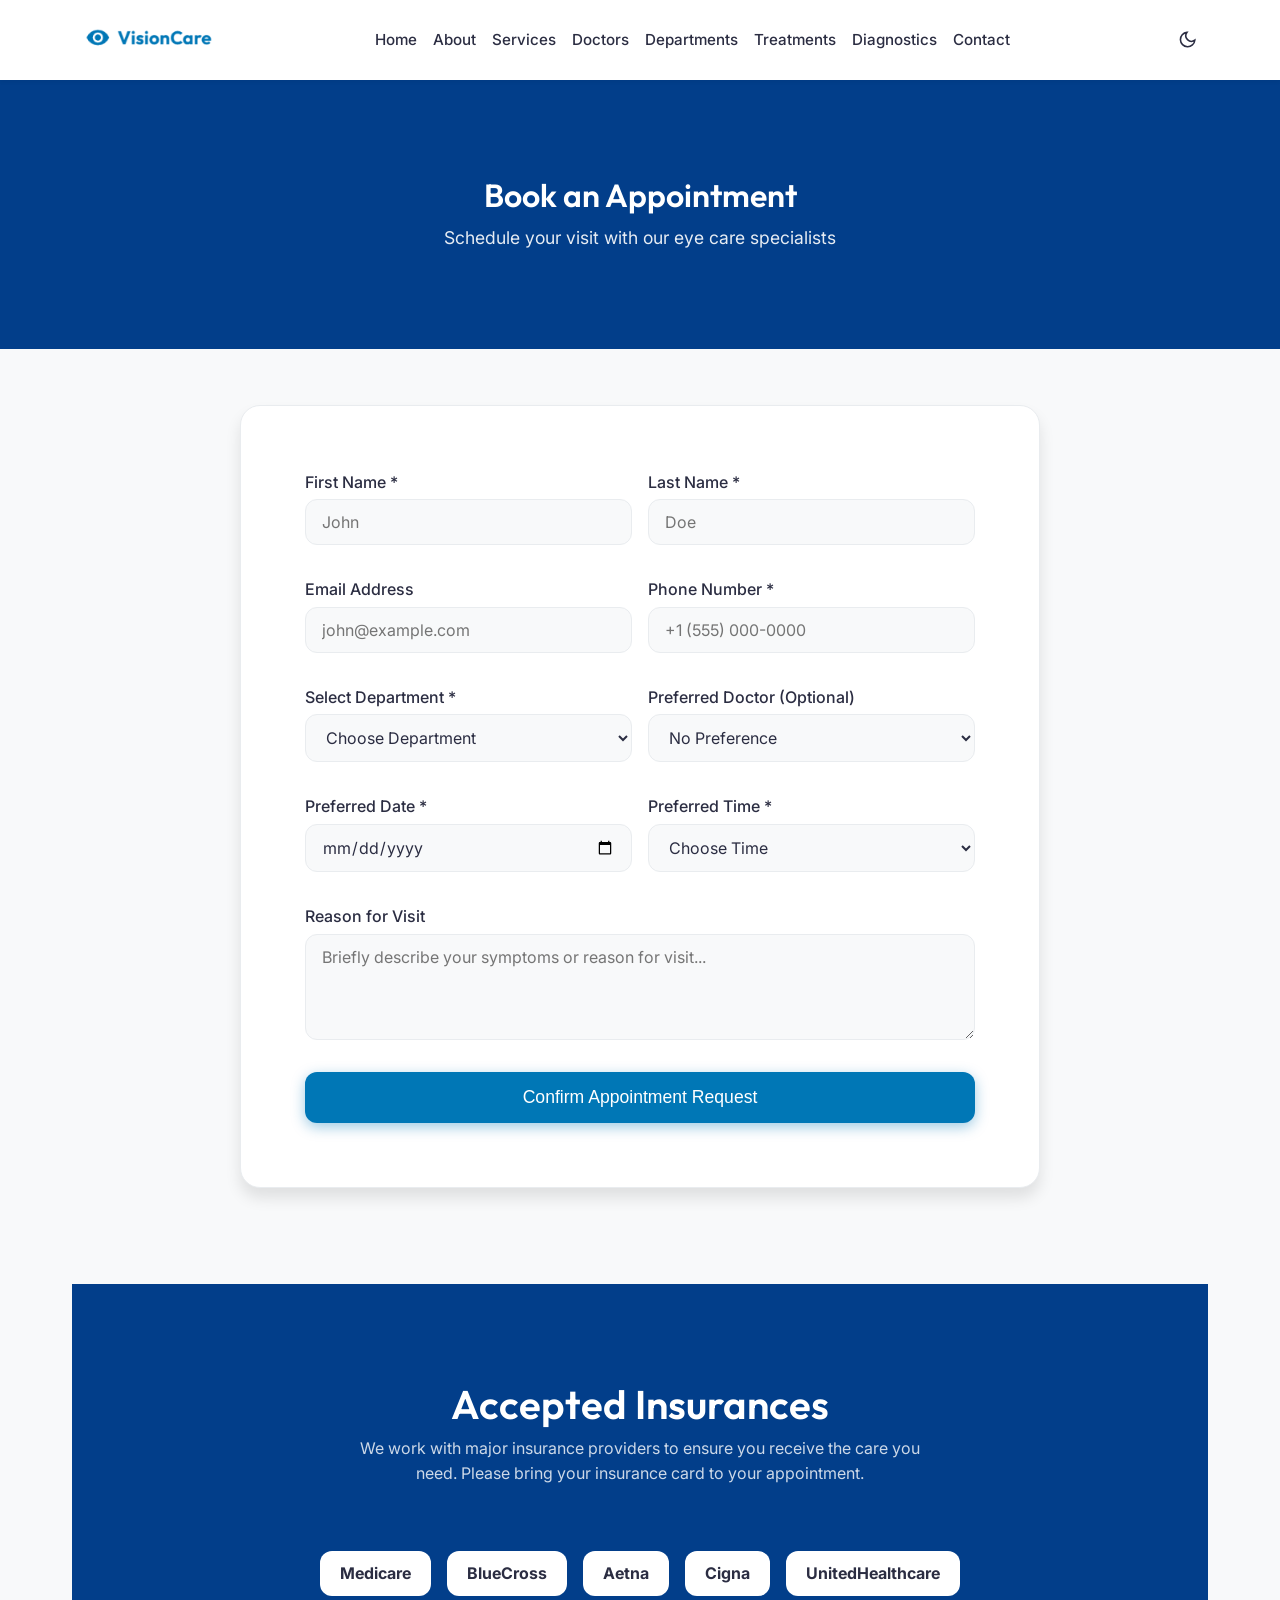
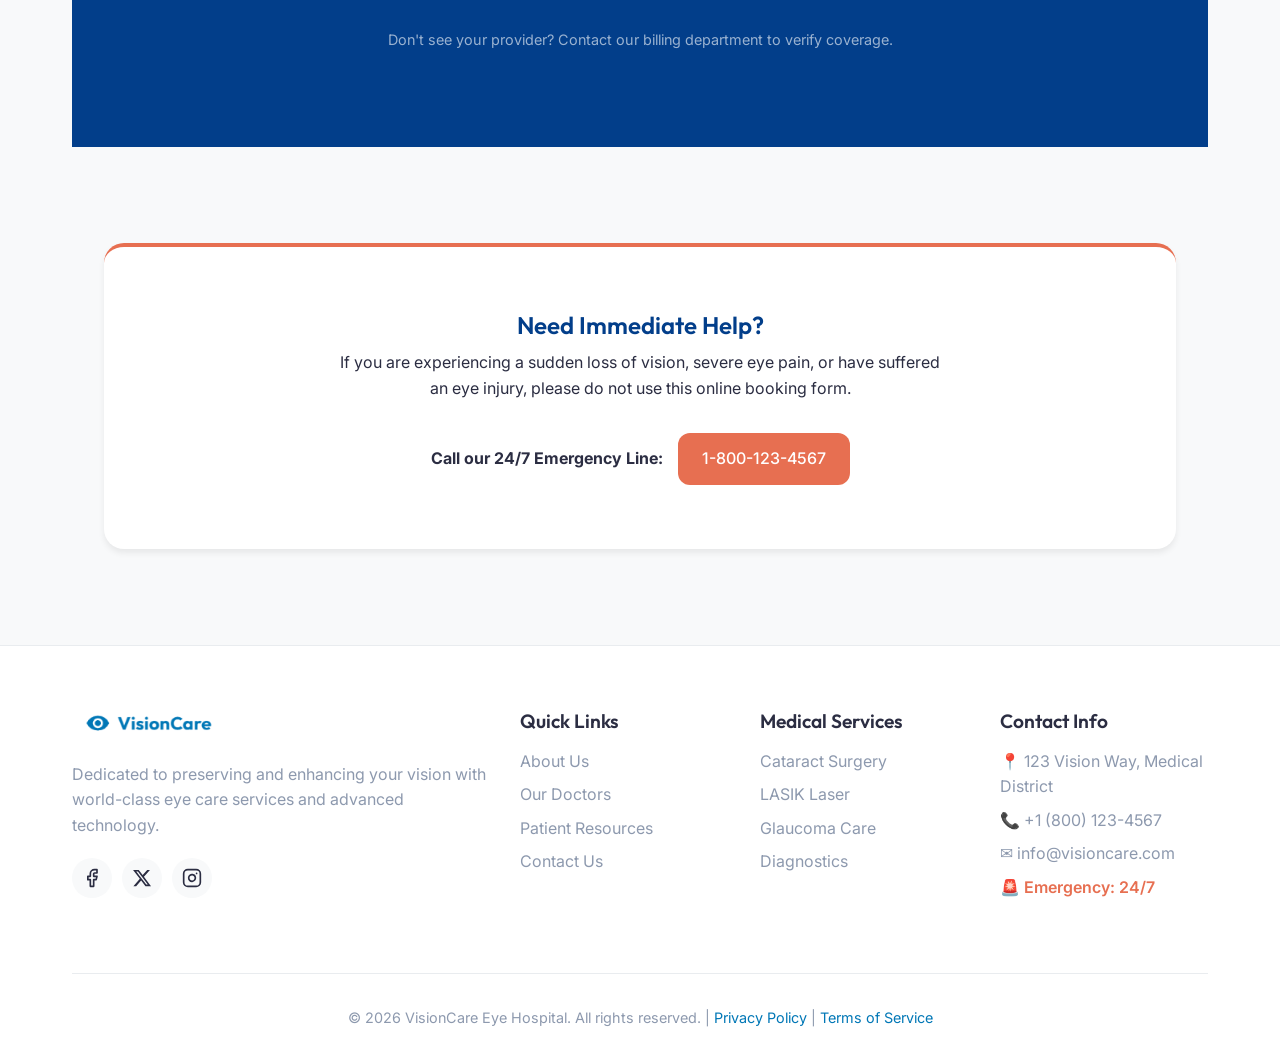
<file: book.html>
<!DOCTYPE html>
<html lang="en" data-theme="light" dir="ltr">
<head>
    <meta charset="UTF-8">
    <meta name="viewport" content="width=device-width, initial-scale=1.0">
    <title>Book Appointment | VisionCare Eye Hospital</title>
    <link href="https://fonts.googleapis.com/css2?family=Inter:wght@400;500;600&family=Outfit:wght@500;600;700&display=swap" rel="stylesheet">
    <link rel="stylesheet" href="css/style.css">
    <style>
        .booking-container {
            max-width: 800px;
            margin: var(--spacing-xxl) auto;
            background: var(--bg-white);
            border-radius: var(--border-radius-lg);
            box-shadow: var(--shadow-lg);
            padding: var(--spacing-xl);
            border: 1px solid var(--border-color);
        }
        .form-grid {
            display: grid;
            grid-template-columns: 1fr 1fr;
            gap: var(--spacing-md);
        }
        .form-group {
            display: flex;
            flex-direction: column;
            margin-bottom: var(--spacing-md);
        }
        .form-group.full-width {
            grid-column: 1 / -1;
        }
        .form-group label {
            font-weight: 500;
            margin-bottom: var(--spacing-xs);
            color: var(--text-dark);
        }
        .form-control {
            width: 100%;
            padding: 12px 16px;
            border: 1px solid var(--border-color);
            border-radius: var(--border-radius);
            font-family: var(--font-primary);
            font-size: 1rem;
            background-color: var(--bg-light);
            color: var(--text-dark);
            transition: border-color var(--transition-fast), box-shadow var(--transition-fast);
        }
        .form-control:focus {
            outline: none;
            border-color: var(--primary-color);
            box-shadow: 0 0 0 3px rgba(0, 119, 182, 0.1);
        }
        
        /* Success State */
        .success-message {
            display: none;
            text-align: center;
            padding: var(--spacing-xl);
            background: rgba(42, 157, 143, 0.1);
            border-radius: var(--border-radius-lg);
            color: var(--success);
            border: 1px solid var(--success);
        }
        .success-message h2 {
            color: var(--success);
        }

        .immediate-help-card {
            background: var(--bg-white);
            border-radius: var(--border-radius-lg);
            padding: var(--spacing-xl);
            box-shadow: var(--shadow-md);
            text-align: center;
            border-top: 4px solid var(--error);
        }

        @media (max-width: 768px) {
            .form-grid { grid-template-columns: 1fr; }
            .booking-container { padding: var(--spacing-lg); }
            .immediate-help-card { padding: var(--spacing-md); }
        }
    </style>
    <link rel="icon" type="image/svg+xml" href="images/favicon.svg">
</head>
<body>
    

        <!-- Centralized Components -->
    <script src="js/components.js"></script>

    <!-- Page Header -->
    <div class="page-header" style="background-color: var(--primary-dark); color: white; padding: var(--spacing-xxl) 0; text-align: center;">
        <h1 style="color: white; margin-bottom: 10px;">Book an Appointment</h1>
        <p style="font-size: 1.1rem; opacity: 0.9;">Schedule your visit with our eye care specialists</p>
    </div>

    <div class="container" style="margin-top: -40px; position: relative; z-index: 10;">
        <div class="booking-container fade-in">
            
            <div id="booking-form-wrapper">
                
                <form id="appointmentForm" onsubmit="return handleBooking(event)">
                    <div class="form-grid">
                        <div class="form-group">
                            <label for="fname">First Name *</label>
                            <input type="text" id="fname" class="form-control" required placeholder="John">
                        </div>
                        <div class="form-group">
                            <label for="lname">Last Name *</label>
                            <input type="text" id="lname" class="form-control" required placeholder="Doe">
                        </div>
                        
                        <div class="form-group">
                            <label for="email">Email Address</label>
                            <input type="email" id="email" class="form-control" placeholder="john@example.com">
                        </div>
                        <div class="form-group">
                            <label for="phone">Phone Number *</label>
                            <input type="tel" id="phone" class="form-control" required placeholder="+1 (555) 000-0000">
                        </div>

                        <div class="form-group">
                            <label for="department">Select Department *</label>
                            <select id="department" class="form-control" required>
                                <option value="" disabled selected>Choose Department</option>
                                <option value="cataract">Cataract Department</option>
                                <option value="lasik">LASIK & Refractive</option>
                                <option value="retina">Retina & Macula</option>
                                <option value="glaucoma">Glaucoma</option>
                                <option value="pediatric">Pediatric Ophthalmology</option>
                                <option value="general">General Eye Checkup</option>
                            </select>
                        </div>
                        <div class="form-group">
                            <label for="doctor">Preferred Doctor (Optional)</label>
                            <select id="doctor" class="form-control">
                                <option value="any">No Preference</option>
                                <option value="dr-johnson">Dr. Sarah Johnson</option>
                                <option value="dr-chen">Dr. Michael Chen</option>
                                <option value="dr-davis">Dr. Emily Davis</option>
                                <option value="dr-wilson">Dr. Robert Wilson</option>
                            </select>
                        </div>

                        <div class="form-group">
                            <label for="date">Preferred Date *</label>
                            <input type="date" id="date" class="form-control" required>
                        </div>
                        <div class="form-group">
                            <label for="time">Preferred Time *</label>
                            <select id="time" class="form-control" required>
                                <option value="" disabled selected>Choose Time</option>
                                <option value="morning">Morning (9:00 AM - 12:00 PM)</option>
                                <option value="afternoon">Afternoon (1:00 PM - 4:00 PM)</option>
                                <option value="evening">Evening (4:00 PM - 6:00 PM)</option>
                            </select>
                        </div>

                        <div class="form-group full-width">
                            <label for="reason">Reason for Visit</label>
                            <textarea id="reason" class="form-control" rows="4" placeholder="Briefly describe your symptoms or reason for visit..."></textarea>
                        </div>
                    </div>
                    
                    <button type="submit" class="btn btn-primary" style="width: 100%; padding: 15px; font-size: 1.1rem; margin-top: var(--spacing-md);">Confirm Appointment Request</button>
                </form>
            </div>

            <!-- Success Message -->
            <div id="success-message" class="success-message">
                <svg width="64" height="64" viewBox="0 0 24 24" fill="none" stroke="currentColor" stroke-width="2" stroke-linecap="round" stroke-linejoin="round" style="margin: 0 auto 20px;"><path d="M22 11.08V12a10 10 0 1 1-5.93-9.14"></path><polyline points="22 4 12 14.01 9 11.01"></polyline></svg>
                <h2>Request Submitted Successfully!</h2>
                <p style="margin-top: 10px; color: var(--text-dark);">Thank you for choosing VisionCare. Our reception team will contact you shortly to confirm your appointment time.</p>
                <button onclick="window.location.reload()" class="btn btn-outline" style="margin-top: 20px;">Book Another Appointment</button>
            </div>

        </div>
    </section>

    <!-- Accepted Insurances -->
    <style>
        .insurance-pill {
            background: var(--bg-white);
            padding: 10px 20px;
            border-radius: var(--border-radius);
            color: var(--text-dark);
            font-weight: bold;
        }
        
        /* Dark Theme Fixes */
        [data-theme='dark'] .insurances-section,
        [data-theme='dark'] .insurances-section h2,
        [data-theme='dark'] .insurances-section p,
        [data-theme='dark'] .insurance-pill {
            color: var(--bg-light) !important;
        }
        [data-theme='dark'] .insurance-pill {
            background: rgba(0,0,0,0.05);
            border: 1px solid rgba(0,0,0,0.1);
        }
    </style>
    <section class="insurances-section" style="padding: var(--spacing-xxl) 0; background-color: var(--primary-dark); color: white;">
        <div class="container text-center fade-in">
            <h2 class="section-title" style="color: inherit;">Accepted Insurances</h2>
            <p style="color: rgba(255,255,255,0.8); max-width: 600px; margin: 0 auto var(--spacing-xl);">We work with major insurance providers to ensure you receive the care you need. Please bring your insurance card to your appointment.</p>
            <div style="display: flex; flex-wrap: wrap; justify-content: center; gap: var(--spacing-md);">
                <div class="insurance-pill">Medicare</div>
                <div class="insurance-pill">BlueCross</div>
                <div class="insurance-pill">Aetna</div>
                <div class="insurance-pill">Cigna</div>
                <div class="insurance-pill">UnitedHealthcare</div>
            </div>
            <p style="margin-top: var(--spacing-lg); font-size: 0.9rem; color: rgba(255,255,255,0.6);">Don't see your provider? Contact our billing department to verify coverage.</p>
        </div>
    </section>

    <!-- Need Immediate Help? -->
    <section class="immediate-help-section" style="padding: var(--spacing-xxl) 0; background-color: var(--bg-light);">
        <div class="container fade-in">
            <div class="immediate-help-card">
                <h2 style="color: var(--primary-dark); margin-bottom: 10px;">Need Immediate Help?</h2>
                <p style="color: var(--text-dark); max-width: 600px; margin: 0 auto var(--spacing-lg);">If you are experiencing a sudden loss of vision, severe eye pain, or have suffered an eye injury, please do not use this online booking form.</p>
                <div style="display: inline-flex; align-items: center; justify-content: center; gap: 15px; flex-wrap: wrap;">
                    <span style="font-weight: bold; color: var(--text-dark);">Call our 24/7 Emergency Line:</span>
                    <a href="tel:+18001234567" class="btn" style="background-color: var(--error); color: white; border: none;">1-800-123-4567</a>
                </div>
            </div>
        </div>
    </section>


    <!-- Footer -->
    

    <script src="js/main.js"></script>
    <script>
        // Set minimum date to today
        const dateInput = document.getElementById('date');
        if (dateInput) {
            const today = new Date().toISOString().split('T')[0];
            dateInput.setAttribute('min', today);
        }

        function handleBooking(e) {
            e.preventDefault();
            
            // Basic validation
            const fname = document.getElementById('fname').value;
            const phone = document.getElementById('phone').value;
            
            if(fname && phone) {
                // Simulate API call and show success state
                document.getElementById('booking-form-wrapper').style.display = 'none';
                
                const successMsg = document.getElementById('success-message');
                successMsg.style.display = 'block';
                // Trigger reflow for animation
                void successMsg.offsetWidth; 
                successMsg.classList.add('fade-in', 'visible');
            }
            
            return false;
        }
    </script>
</body>
</html>
</file>
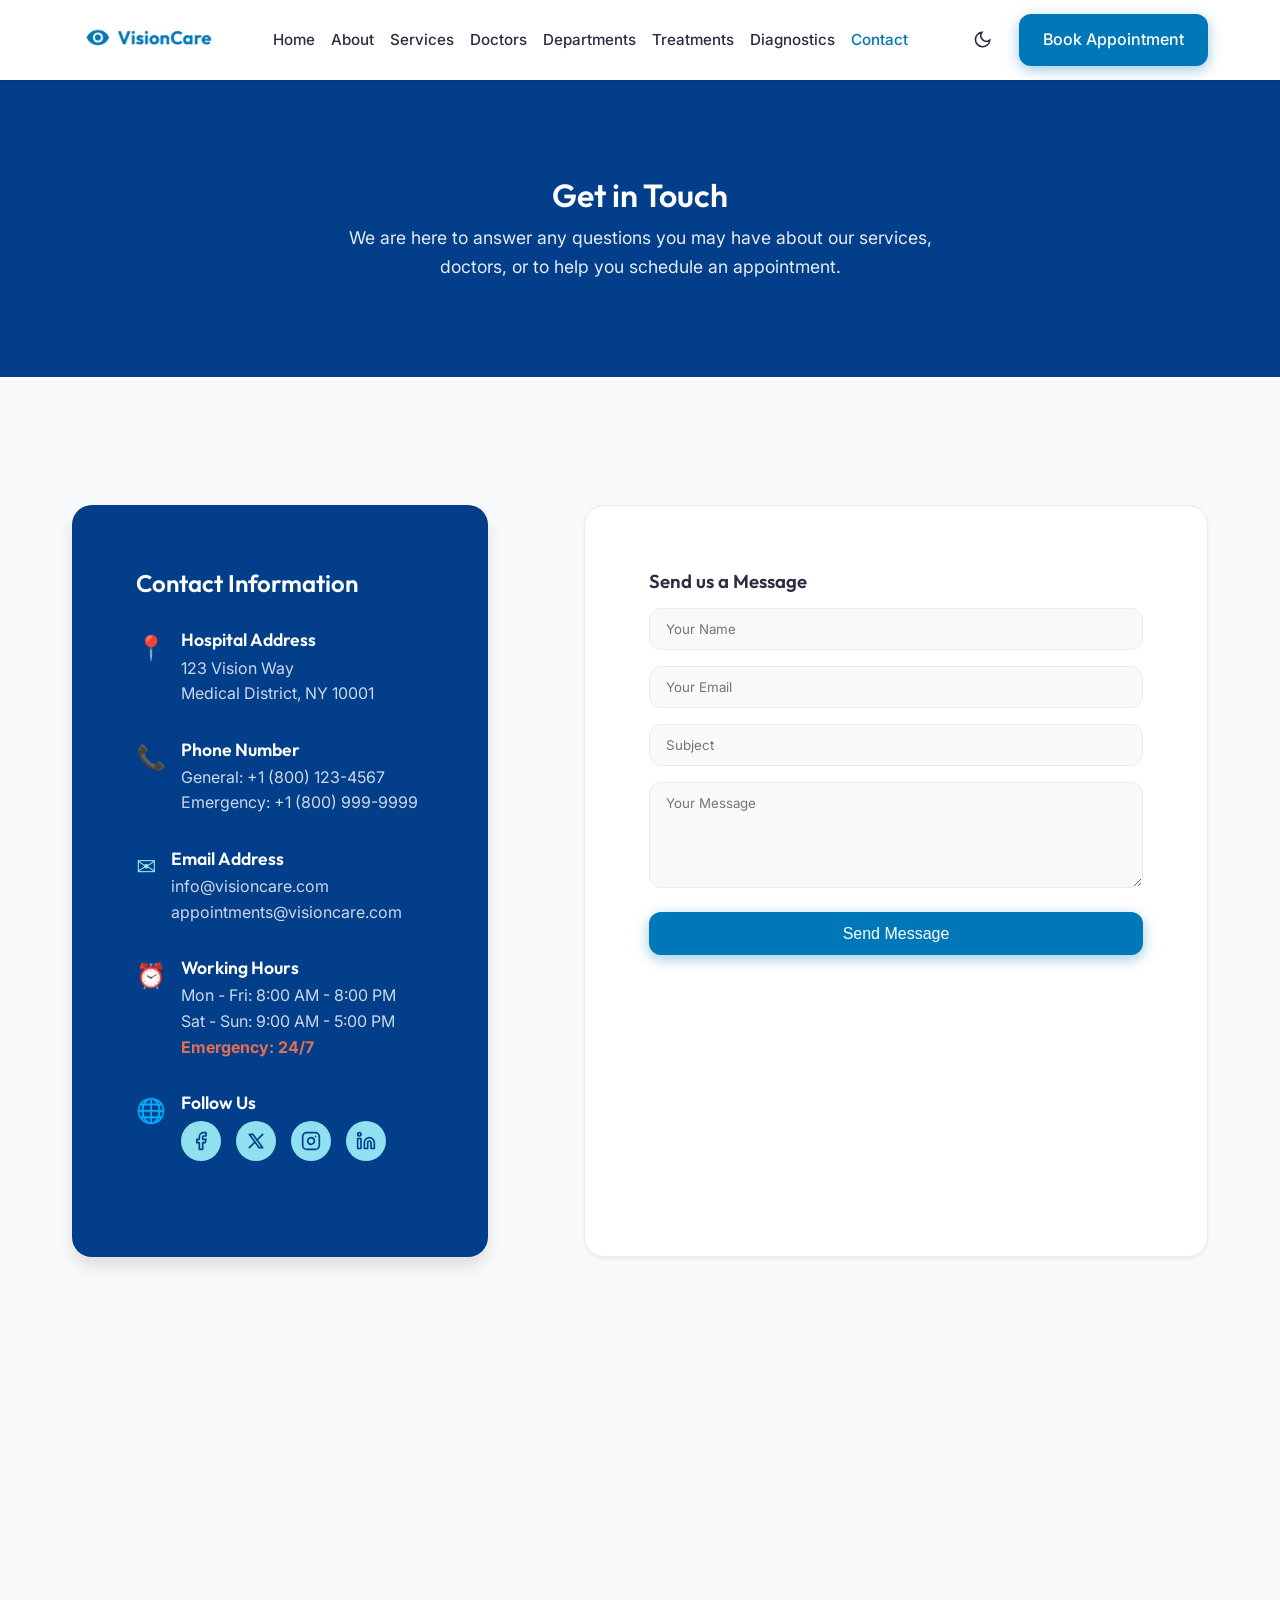
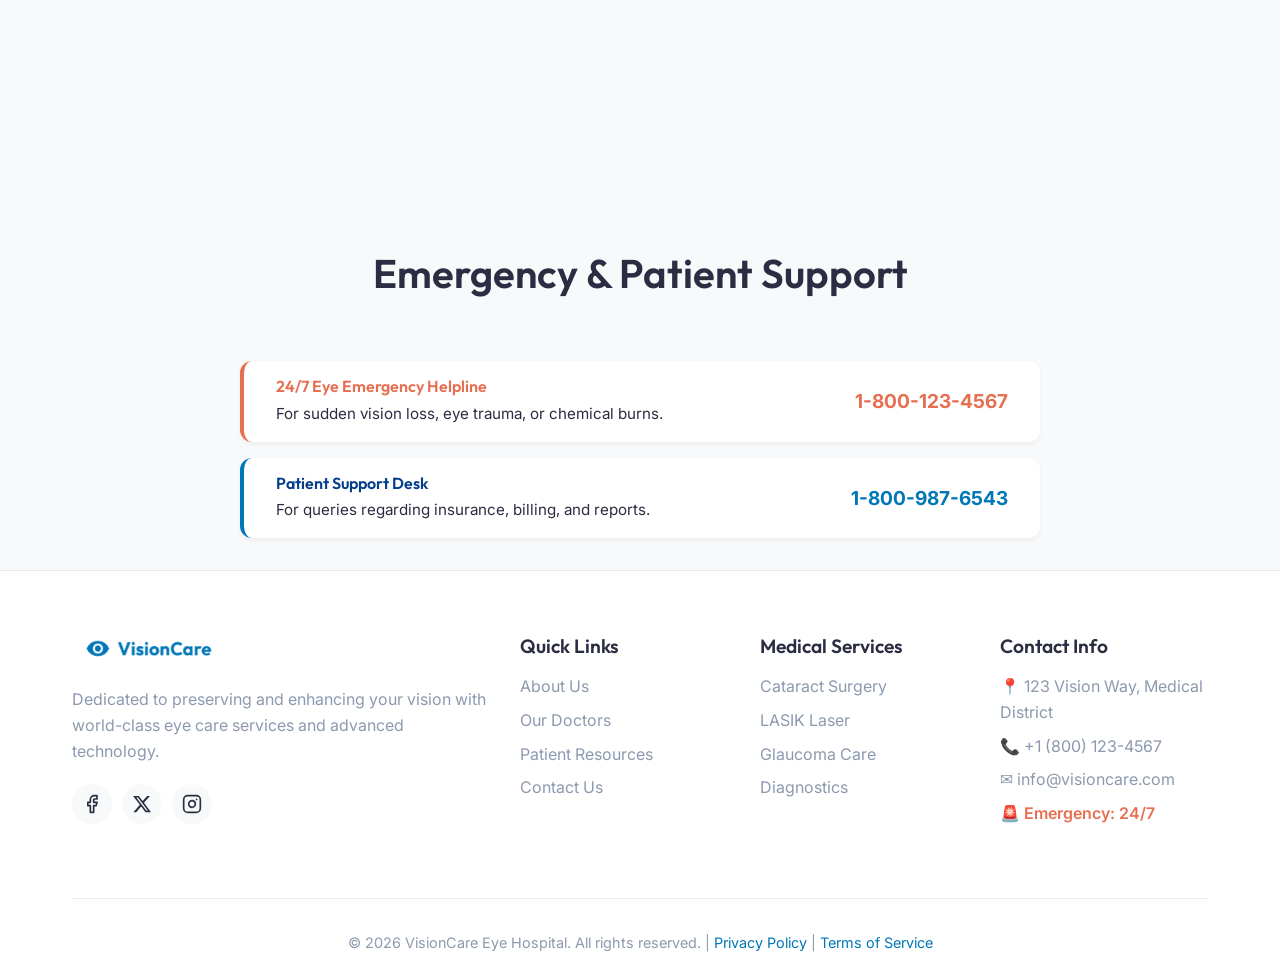
<file: contact.html>
<!DOCTYPE html>
<html lang="en" data-theme="light" dir="ltr">
<head>
    <meta charset="UTF-8">
    <meta name="viewport" content="width=device-width, initial-scale=1.0">
    <title>Contact Us | VisionCare Eye Hospital</title>
    <link href="https://fonts.googleapis.com/css2?family=Inter:wght@400;500;600&family=Outfit:wght@500;600;700&display=swap" rel="stylesheet">
    <link rel="stylesheet" href="css/style.css">
    <style>
        .contact-grid {
            display: grid;
            grid-template-columns: 1fr 1.5fr;
            gap: var(--spacing-xxl);
            margin-top: var(--spacing-xl);
        }
        .contact-info {
            background: var(--primary-dark);
            color: white;
            padding: var(--spacing-xl);
            border-radius: var(--border-radius-lg);
            box-shadow: var(--shadow-lg);
        }
        .contact-info h2 { color: white; margin-bottom: var(--spacing-lg); }
        .info-item {
            display: flex;
            align-items: flex-start;
            gap: 15px;
            margin-bottom: var(--spacing-lg);
        }
        .info-icon {
            font-size: 1.5rem;
            color: var(--primary-light);
        }
        .info-content {
            min-width: 0; /* Allows flex item to shrink below content size */
        }
        .info-content h4 {
            color: white;
            margin-bottom: 5px;
            font-size: 1.1rem;
        }
        .info-content p { 
            color: rgba(255,255,255,0.8); 
            word-wrap: break-word;
            overflow-wrap: break-word;
        }
        
        .contact-form-container {
            background: var(--bg-white);
            padding: var(--spacing-xl);
            border-radius: var(--border-radius-lg);
            box-shadow: var(--shadow-sm);
            border: 1px solid var(--border-color);
        }
        .form-group {
            margin-bottom: var(--spacing-md);
        }
        .form-control {
            width: 100%;
            padding: 12px 16px;
            border: 1px solid var(--border-color);
            border-radius: var(--border-radius);
            font-family: var(--font-primary);
            background: var(--bg-light);
            color: var(--text-dark);
        }
        
        @media (max-width: 768px) {
            .contact-grid { grid-template-columns: 1fr; gap: var(--spacing-lg); }
            .contact-info { padding: var(--spacing-lg); }
            .info-content p { word-break: break-all; }
        }
        
        .contact-socials {
            display: flex;
            gap: 15px;
            margin-top: var(--spacing-sm);
        }
        .contact-social-btn {
            display: flex;
            align-items: center;
            justify-content: center;
            width: 40px;
            height: 40px;
            border-radius: 50%;
            background-color: var(--primary-light);
            color: var(--primary-dark);
            transition: all 0.3s ease;
        }
        .contact-social-btn:hover {
            background-color: var(--primary-color);
            color: white;
            transform: translateY(-5px);
            box-shadow: var(--shadow-md);
        }
        [data-theme='dark'] .contact-social-btn {
            background-color: rgba(255, 255, 255, 0.2);
            color: #ffffff;
        }
        [data-theme='dark'] .contact-social-btn:hover {
            background-color: #ffffff;
            color: var(--primary-dark);
        }
    </style>
    <link rel="icon" type="image/svg+xml" href="images/favicon.svg">
</head>
<body>
    

        <!-- Centralized Components -->
    <script src="js/components.js"></script>

    <!-- Page Header -->
    <div class="page-header" style="background-color: var(--primary-dark); color: white; padding: var(--spacing-xxl) 0; text-align: center;">
        <h1 style="color: white; margin-bottom: 10px;">Get in Touch</h1>
        <p style="font-size: 1.1rem; opacity: 0.9; max-width: 600px; margin: 0 auto;">We are here to answer any questions you may have about our services, doctors, or to help you schedule an appointment.</p>
    </div>

    <section class="container" style="padding-top: var(--spacing-xl);">
        <div class="contact-grid">
            <div class="contact-info fade-in">
                <h2>Contact Information</h2>
                
                <div class="info-item">
                    <div class="info-icon">📍</div>
                    <div class="info-content">
                        <h4>Hospital Address</h4>
                        <p>123 Vision Way<br>Medical District, NY 10001</p>
                    </div>
                </div>

                <div class="info-item">
                    <div class="info-icon">📞</div>
                    <div class="info-content">
                        <h4>Phone Number</h4>
                        <p>General: +1 (800) 123-4567<br>Emergency: +1 (800) 999-9999</p>
                    </div>
                </div>

                <div class="info-item">
                    <div class="info-icon">✉️</div>
                    <div class="info-content">
                        <h4>Email Address</h4>
                        <p>info@visioncare.com<br>appointments@visioncare.com</p>
                    </div>
                </div>

                <div class="info-item">
                    <div class="info-icon">⏰</div>
                    <div class="info-content">
                        <h4>Working Hours</h4>
                        <p>Mon - Fri: 8:00 AM - 8:00 PM<br>Sat - Sun: 9:00 AM - 5:00 PM<br><strong style="color:var(--error);">Emergency: 24/7</strong></p>
                    </div>
                </div>

                <div class="info-item" style="border-bottom: none; padding-bottom: 0;">
                    <div class="info-icon">🌐</div>
                    <div class="info-content">
                        <h4>Follow Us</h4>
                        <div class="contact-socials">
                            <a href="#" class="contact-social-btn" aria-label="Facebook">
                                <svg width="20" height="20" viewBox="0 0 24 24" fill="none" stroke="currentColor" stroke-width="2" stroke-linecap="round" stroke-linejoin="round"><path d="M18 2h-3a5 5 0 0 0-5 5v3H7v4h3v8h4v-8h3l1-4h-4V7a1 1 0 0 1 1-1h3z"></path></svg>
                            </a>
                            <a href="#" class="contact-social-btn" aria-label="X (Twitter)">
                                <svg width="20" height="20" viewBox="0 0 24 24" fill="none" stroke="currentColor" stroke-width="2" stroke-linecap="round" stroke-linejoin="round"><path d="M4 4l11.733 16h4.267l-11.733 -16z"></path><path d="M4 20l6.768 -6.768m2.46 -2.46l6.772 -6.772"></path></svg>
                            </a>
                            <a href="#" class="contact-social-btn" aria-label="Instagram">
                                <svg width="20" height="20" viewBox="0 0 24 24" fill="none" stroke="currentColor" stroke-width="2" stroke-linecap="round" stroke-linejoin="round"><rect x="2" y="2" width="20" height="20" rx="5" ry="5"></rect><path d="M16 11.37A4 4 0 1 1 12.63 8 4 4 0 0 1 16 11.37z"></path><line x1="17.5" y1="6.5" x2="17.51" y2="6.5"></line></svg>
                            </a>
                            <a href="#" class="contact-social-btn" aria-label="LinkedIn">
                                <svg width="20" height="20" viewBox="0 0 24 24" fill="none" stroke="currentColor" stroke-width="2" stroke-linecap="round" stroke-linejoin="round"><path d="M16 8a6 6 0 0 1 6 6v7h-4v-7a2 2 0 0 0-2-2 2 2 0 0 0-2 2v7h-4v-7a6 6 0 0 1 6-6z"></path><rect x="2" y="9" width="4" height="12"></rect><circle cx="4" cy="4" r="2"></circle></svg>
                            </a>
                        </div>
                    </div>
                </div>
            </div>

            <div class="contact-form-container fade-in">
                <h3 style="margin-bottom: var(--spacing-md);">Send us a Message</h3>
                <form onsubmit="alert('Message Sent!'); return false;">
                    <div class="form-group">
                        <input type="text" class="form-control" placeholder="Your Name" required>
                    </div>
                    <div class="form-group">
                        <input type="email" class="form-control" placeholder="Your Email" required>
                    </div>
                    <div class="form-group">
                        <input type="text" class="form-control" placeholder="Subject" required>
                    </div>
                    <div class="form-group">
                        <textarea class="form-control" rows="5" placeholder="Your Message" required></textarea>
                    </div>
                    <button type="submit" class="btn btn-primary" style="width: 100%;">Send Message</button>
                </form>
            </div>
        </div>
    </section>

    <!-- Map Section -->
    <section style="padding: var(--spacing-xl) 0;">
        <div class="container fade-in">
            <iframe src="https://www.google.com/maps/embed?pb=!1m18!1m12!1m3!1d3151.83543450937!2d-122.41941548468128!3d37.77492927975903!2m3!1f0!2f0!3f0!3m2!1i1024!2i768!4f13.1!3m3!1m2!1s0x8085809c6c8f4459%3A0xb10ed6d9b5050f14!2sSan%20Francisco%2C%20CA!5e0!3m2!1sen!2sus!4v1611797305908!5m2!1sen!2sus" width="100%" height="400" style="border:0; border-radius: var(--border-radius-lg); display: block;" allowfullscreen="" loading="lazy"></iframe>
        </div>
    </section>

    <!-- Emergency & Patient Support -->
    <section class="emergency-support-section" style="padding: var(--spacing-xl) 0 var(--spacing-lg); background-color: var(--bg-light);">
        <div class="container fade-in">
            <h2 class="section-title text-center">Emergency & Patient Support</h2>
            <div style="max-width: 800px; margin: var(--spacing-xl) auto 0; display: flex; flex-direction: column; gap: var(--spacing-md);">
                <div style="background: var(--bg-white); padding: var(--spacing-md) var(--spacing-lg); border-radius: var(--border-radius); box-shadow: var(--shadow-sm); border-left: 4px solid var(--error); display: flex; align-items: center; justify-content: space-between; flex-wrap: wrap; gap: 10px;">
                    <div>
                        <h4 style="color: var(--error); margin-bottom: 5px;">24/7 Eye Emergency Helpline</h4>
                        <p style="color: var(--text-dark); margin: 0; font-size: 0.95rem;">For sudden vision loss, eye trauma, or chemical burns.</p>
                    </div>
                    <a href="tel:+18001234567" style="color: var(--error); font-weight: bold; font-size: 1.2rem;">1-800-123-4567</a>
                </div>
                <div style="background: var(--bg-white); padding: var(--spacing-md) var(--spacing-lg); border-radius: var(--border-radius); box-shadow: var(--shadow-sm); border-left: 4px solid var(--primary-color); display: flex; align-items: center; justify-content: space-between; flex-wrap: wrap; gap: 10px;">
                    <div>
                        <h4 style="color: var(--primary-dark); margin-bottom: 5px;">Patient Support Desk</h4>
                        <p style="color: var(--text-dark); margin: 0; font-size: 0.95rem;">For queries regarding insurance, billing, and reports.</p>
                    </div>
                    <a href="tel:+18009876543" style="color: var(--primary-color); font-weight: bold; font-size: 1.2rem;">1-800-987-6543</a>
                </div>
            </div>
        </div>
    </section>

    

    <script src="js/main.js"></script>
</body>
</html>
</file>
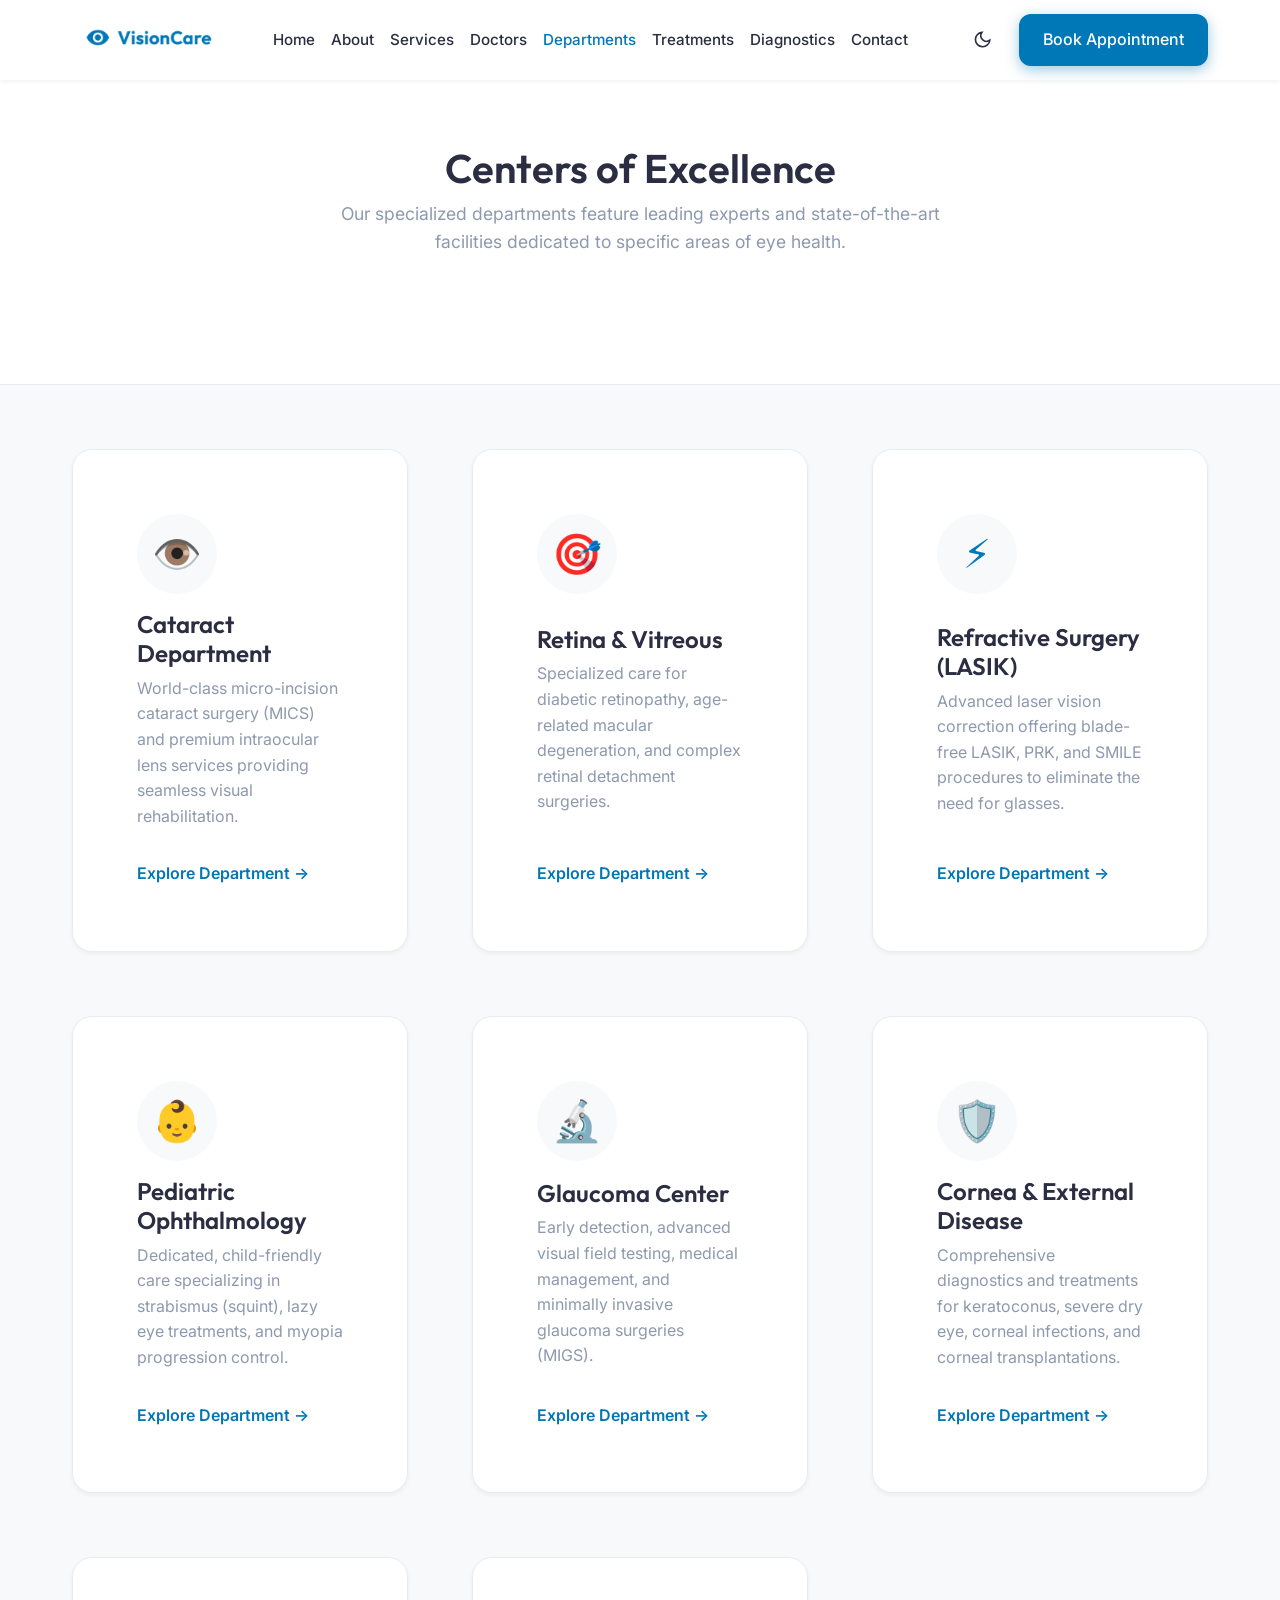
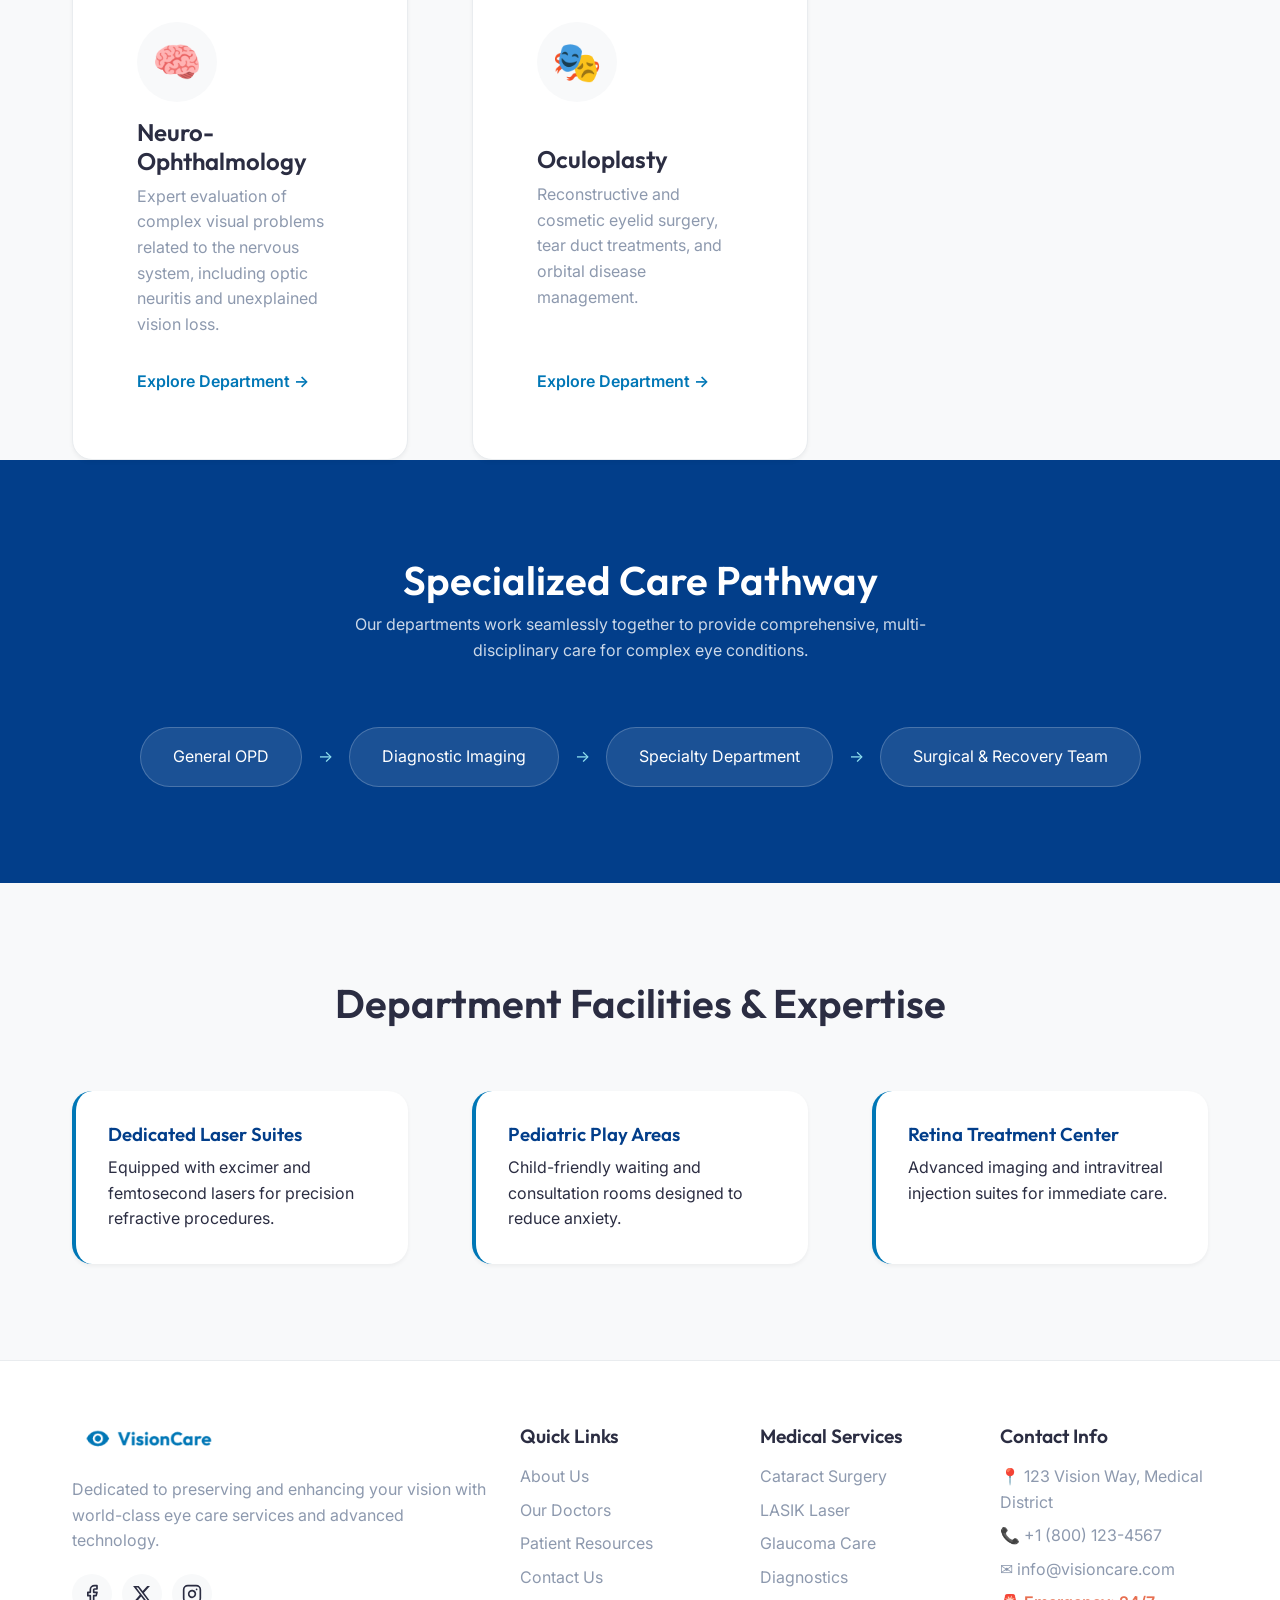
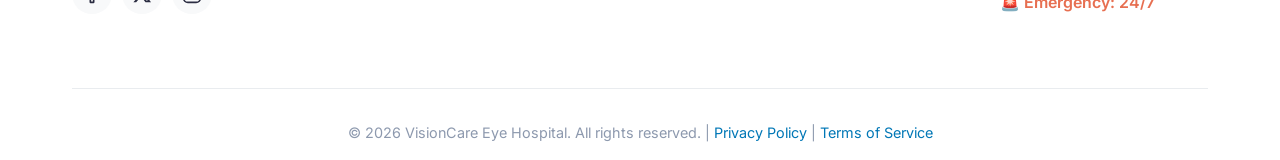
<file: departments.html>
<!DOCTYPE html>
<html lang="en" data-theme="light" dir="ltr">
<head>
    <meta charset="UTF-8">
    <meta name="viewport" content="width=device-width, initial-scale=1.0">
    <title>Hospital Departments | VisionCare Eye Hospital</title>
    <link href="https://fonts.googleapis.com/css2?family=Inter:wght@400;500;600&family=Outfit:wght@500;600;700&display=swap" rel="stylesheet">
    <link rel="stylesheet" href="css/style.css">
    <style>
        .page-header {
            background: var(--bg-white);
            padding: var(--spacing-xl) 0;
            text-align: center;
            border-bottom: 1px solid var(--border-color);
        }
        .departments-grid {
            display: grid;
            grid-template-columns: repeat(auto-fill, minmax(min(100%, 300px), 1fr));
            gap: var(--spacing-xl);
            margin-top: var(--spacing-xl);
        }
        .dept-card {
            background: var(--bg-white);
            border: 1px solid var(--border-color);
            border-radius: var(--border-radius-lg);
            padding: var(--spacing-xl);
            transition: all var(--transition-normal);
            box-shadow: var(--shadow-sm);
            display: flex;
            flex-direction: column;
            justify-content: space-between;
        }
        .dept-card:hover {
            transform: translateY(-5px);
            box-shadow: var(--shadow-lg);
            border-color: var(--primary-light);
        }
        .dept-icon {
            font-size: 2.5rem;
            margin-bottom: var(--spacing-md);
            color: var(--primary-color);
            background: var(--bg-light);
            width: 80px;
            height: 80px;
            display: flex;
            align-items: center;
            justify-content: center;
            border-radius: 50%;
        }
        .dept-title {
            font-size: 1.5rem;
            margin-bottom: var(--spacing-sm);
        }
        .dept-desc {
            color: var(--text-light);
            margin-bottom: var(--spacing-lg);
        }
        .dept-link {
            font-weight: 600;
            display: inline-flex;
            align-items: center;
            gap: 5px;
        }
    </style>
    <link rel="icon" type="image/svg+xml" href="images/favicon.svg">
</head>
<body>
    

        <!-- Centralized Components -->
    <script src="js/components.js"></script>

    <div class="page-header fade-in">
        <div class="container">
            <h1 class="section-title">Centers of Excellence</h1>
            <p class="section-subtitle">Our specialized departments feature leading experts and state-of-the-art facilities dedicated to specific areas of eye health.</p>
        </div>
    </div>

    <section class="container">
        <div class="departments-grid">
            
            <div class="dept-card fade-in">
                <div class="dept-icon">👁️</div>
                <div>
                    <h3 class="dept-title">Cataract Department</h3>
                    <p class="dept-desc">World-class micro-incision cataract surgery (MICS) and premium intraocular lens services providing seamless visual rehabilitation.</p>
                </div>
                <a href="services.html" class="dept-link">Explore Department →</a>
            </div>

            <div class="dept-card fade-in">
                <div class="dept-icon">🎯</div>
                <div>
                    <h3 class="dept-title">Retina & Vitreous</h3>
                    <p class="dept-desc">Specialized care for diabetic retinopathy, age-related macular degeneration, and complex retinal detachment surgeries.</p>
                </div>
                <a href="services.html" class="dept-link">Explore Department →</a>
            </div>

            <div class="dept-card fade-in">
                <div class="dept-icon">⚡</div>
                <div>
                    <h3 class="dept-title">Refractive Surgery (LASIK)</h3>
                    <p class="dept-desc">Advanced laser vision correction offering blade-free LASIK, PRK, and SMILE procedures to eliminate the need for glasses.</p>
                </div>
                <a href="services.html" class="dept-link">Explore Department →</a>
            </div>

            <div class="dept-card fade-in">
                <div class="dept-icon">👶</div>
                <div>
                    <h3 class="dept-title">Pediatric Ophthalmology</h3>
                    <p class="dept-desc">Dedicated, child-friendly care specializing in strabismus (squint), lazy eye treatments, and myopia progression control.</p>
                </div>
                <a href="services.html" class="dept-link">Explore Department →</a>
            </div>

            <div class="dept-card fade-in">
                <div class="dept-icon">🔬</div>
                <div>
                    <h3 class="dept-title">Glaucoma Center</h3>
                    <p class="dept-desc">Early detection, advanced visual field testing, medical management, and minimally invasive glaucoma surgeries (MIGS).</p>
                </div>
                <a href="services.html" class="dept-link">Explore Department →</a>
            </div>

            <div class="dept-card fade-in">
                <div class="dept-icon">🛡️</div>
                <div>
                    <h3 class="dept-title">Cornea & External Disease</h3>
                    <p class="dept-desc">Comprehensive diagnostics and treatments for keratoconus, severe dry eye, corneal infections, and corneal transplantations.</p>
                </div>
                <a href="services.html" class="dept-link">Explore Department →</a>
            </div>

            <div class="dept-card fade-in">
                <div class="dept-icon">🧠</div>
                <div>
                    <h3 class="dept-title">Neuro-Ophthalmology</h3>
                    <p class="dept-desc">Expert evaluation of complex visual problems related to the nervous system, including optic neuritis and unexplained vision loss.</p>
                </div>
                <a href="services.html" class="dept-link">Explore Department →</a>
            </div>

            <div class="dept-card fade-in">
                <div class="dept-icon">🎭</div>
                <div>
                    <h3 class="dept-title">Oculoplasty</h3>
                    <p class="dept-desc">Reconstructive and cosmetic eyelid surgery, tear duct treatments, and orbital disease management.</p>
                </div>
                <a href="services.html" class="dept-link">Explore Department →</a>
            </div>

        </div>
    </section>

    <!-- Specialized Care Pathway -->
    <style>
        .pathway-pill {
            background: rgba(255,255,255,0.1);
            padding: var(--spacing-md) var(--spacing-lg);
            border-radius: 50px;
            border: 1px solid rgba(255,255,255,0.2);
        }
        .pathway-arrow {
            color: var(--primary-light);
        }
        
        /* Dark Theme Fixes */
        [data-theme='dark'] .care-pathway-section,
        [data-theme='dark'] .care-pathway-section h2,
        [data-theme='dark'] .care-pathway-section p,
        [data-theme='dark'] .pathway-pill,
        [data-theme='dark'] .pathway-arrow {
            color: var(--bg-light) !important;
        }
        [data-theme='dark'] .pathway-pill {
            background: rgba(0,0,0,0.05);
            border: 1px solid rgba(0,0,0,0.1);
        }
    </style>
    <section class="care-pathway-section" style="padding: var(--spacing-xxl) 0; background-color: var(--primary-dark); color: white;">
        <div class="container text-center fade-in">
            <h2 class="section-title" style="color: inherit;">Specialized Care Pathway</h2>
            <p style="color: rgba(255,255,255,0.8); max-width: 600px; margin: 0 auto var(--spacing-xl);">Our departments work seamlessly together to provide comprehensive, multi-disciplinary care for complex eye conditions.</p>
            <div style="display: flex; flex-wrap: wrap; justify-content: center; gap: var(--spacing-md); align-items: center;">
                <div class="pathway-pill">General OPD</div>
                <div class="pathway-arrow">→</div>
                <div class="pathway-pill">Diagnostic Imaging</div>
                <div class="pathway-arrow">→</div>
                <div class="pathway-pill">Specialty Department</div>
                <div class="pathway-arrow">→</div>
                <div class="pathway-pill">Surgical & Recovery Team</div>
            </div>
        </div>
    </section>

    <!-- Department Facilities & Expertise -->
    <section class="facilities-expertise-section" style="padding: var(--spacing-xxl) 0; background-color: var(--bg-light);">
        <div class="container fade-in">
            <h2 class="section-title text-center">Department Facilities & Expertise</h2>
            <div class="responsive-grid">
                <div style="background: var(--bg-white); padding: var(--spacing-lg); border-radius: var(--border-radius-lg); box-shadow: var(--shadow-sm); border-left: 4px solid var(--primary-color);">
                    <h3 style="color: var(--primary-dark); margin-bottom: 10px;">Dedicated Laser Suites</h3>
                    <p style="color: var(--text-dark);">Equipped with excimer and femtosecond lasers for precision refractive procedures.</p>
                </div>
                <div style="background: var(--bg-white); padding: var(--spacing-lg); border-radius: var(--border-radius-lg); box-shadow: var(--shadow-sm); border-left: 4px solid var(--primary-color);">
                    <h3 style="color: var(--primary-dark); margin-bottom: 10px;">Pediatric Play Areas</h3>
                    <p style="color: var(--text-dark);">Child-friendly waiting and consultation rooms designed to reduce anxiety.</p>
                </div>
                <div style="background: var(--bg-white); padding: var(--spacing-lg); border-radius: var(--border-radius-lg); box-shadow: var(--shadow-sm); border-left: 4px solid var(--primary-color);">
                    <h3 style="color: var(--primary-dark); margin-bottom: 10px;">Retina Treatment Center</h3>
                    <p style="color: var(--text-dark);">Advanced imaging and intravitreal injection suites for immediate care.</p>
                </div>
            </div>
        </div>
    </section>


    <!-- Footer -->
    

    <script src="js/main.js"></script>
</body>
</html>
</file>
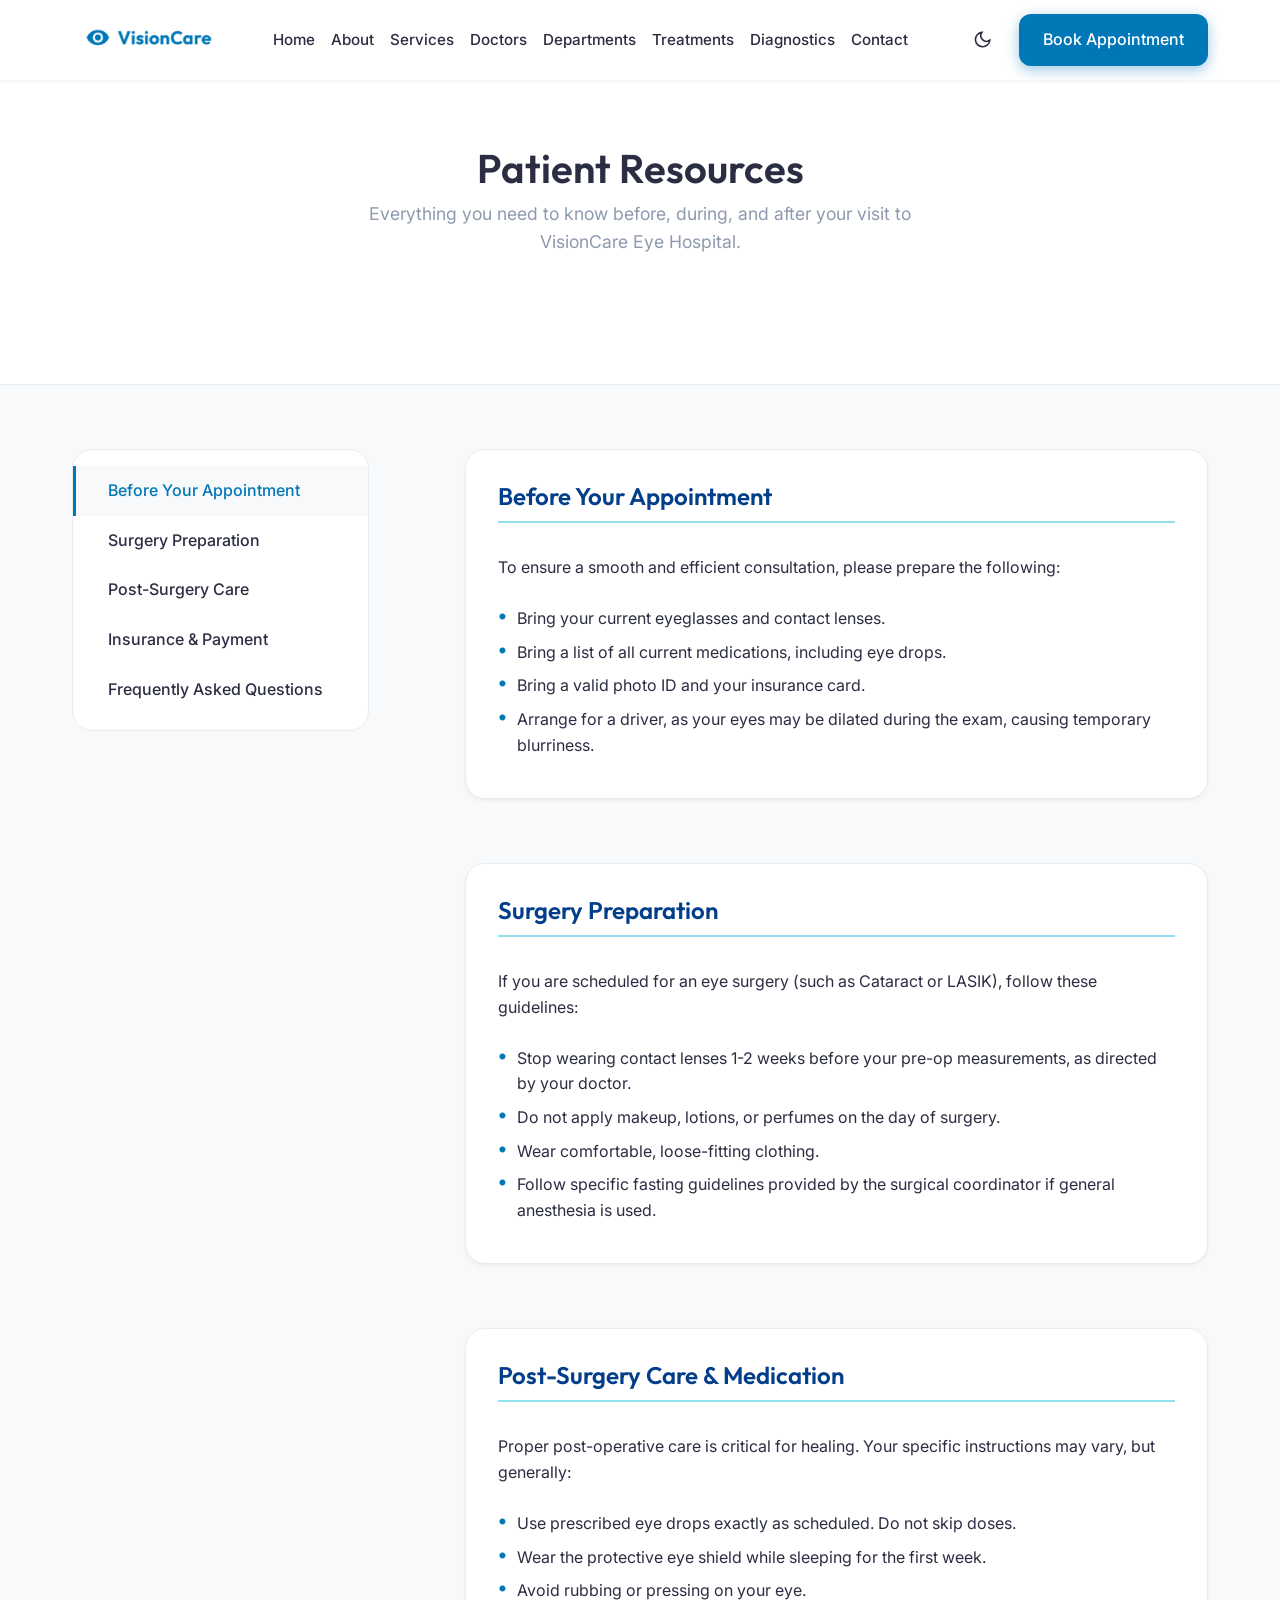
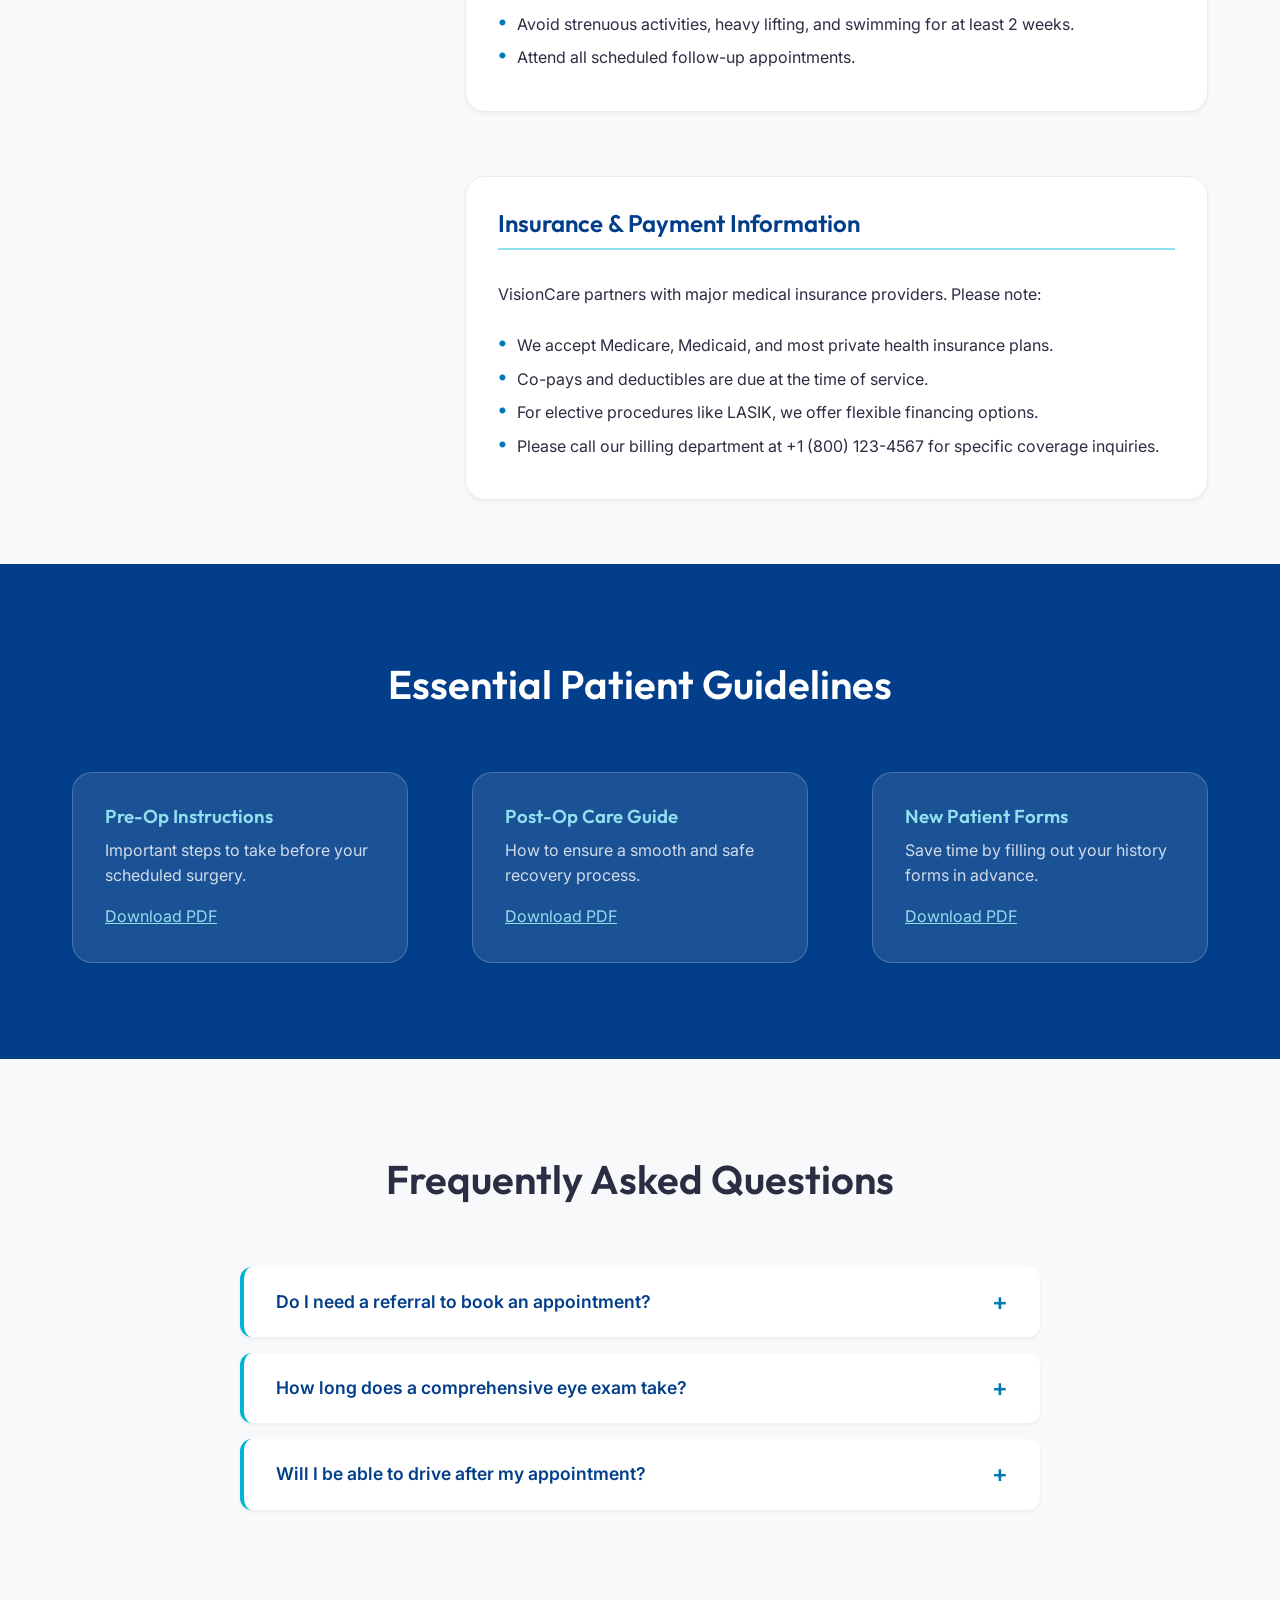
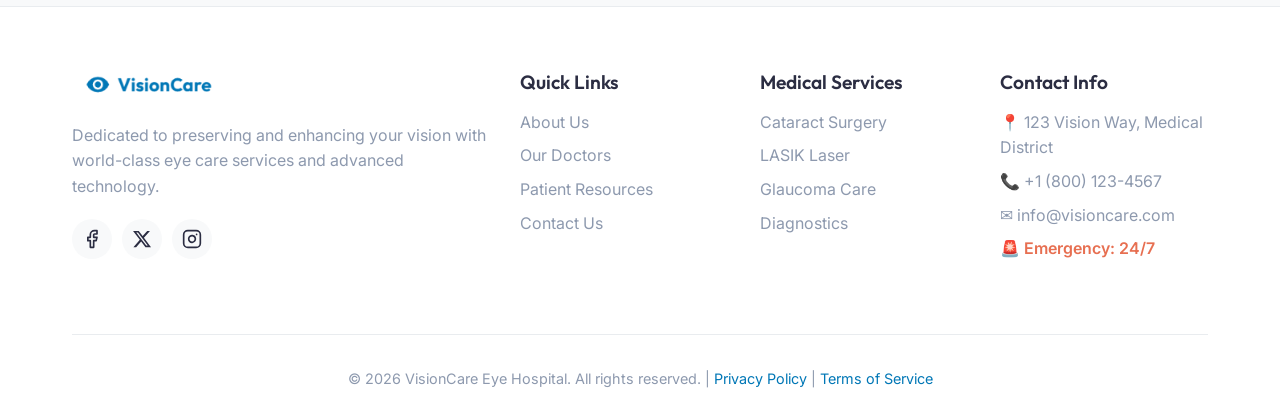
<file: resources.html>
<!DOCTYPE html>
<html lang="en" data-theme="light" dir="ltr">
<head>
    <meta charset="UTF-8">
    <meta name="viewport" content="width=device-width, initial-scale=1.0">
    <title>Patient Resources | VisionCare Eye Hospital</title>
    <link href="https://fonts.googleapis.com/css2?family=Inter:wght@400;500;600&family=Outfit:wght@500;600;700&display=swap" rel="stylesheet">
    <link rel="stylesheet" href="css/style.css">
    <style>
        .page-header {
            background: var(--bg-white);
            padding: var(--spacing-xl) 0;
            text-align: center;
            border-bottom: 1px solid var(--border-color);
        }
        .resources-layout {
            display: grid;
            grid-template-columns: 1fr 2.5fr;
            gap: var(--spacing-xxl);
            margin-top: var(--spacing-xl);
            align-items: start;
        }
        .resources-nav {
            background: var(--bg-white);
            border: 1px solid var(--border-color);
            border-radius: var(--border-radius-lg);
            padding: var(--spacing-md) 0;
            position: sticky;
            top: 100px;
        }
        .resources-nav a {
            display: block;
            padding: 12px var(--spacing-lg);
            color: var(--text-dark);
            font-weight: 500;
            border-left: 3px solid transparent;
        }
        .resources-nav a:hover, .resources-nav a.active {
            background: var(--bg-light);
            color: var(--primary-color);
            border-left-color: var(--primary-color);
        }
        .resource-section {
            background: var(--bg-white);
            border: 1px solid var(--border-color);
            border-radius: var(--border-radius-lg);
            padding: var(--spacing-lg);
            margin-bottom: var(--spacing-xl);
            box-shadow: var(--shadow-sm);
        }
        .resource-section h2 {
            color: var(--primary-dark);
            border-bottom: 2px solid var(--primary-light);
            padding-bottom: 10px;
            margin-bottom: var(--spacing-lg);
        }
        .resource-list {
            list-style: none;
        }
        .resource-list li {
            margin-bottom: var(--spacing-sm);
            display: flex;
            align-items: flex-start;
            gap: 10px;
        }
        .resource-list li::before {
            content: "•";
            color: var(--primary-color);
            font-weight: bold;
            font-size: 1.2rem;
            line-height: 1;
        }
        
        .faq-item {
            border-bottom: 1px solid var(--border-color);
            padding: var(--spacing-md) 0;
        }
        .faq-item:last-child { border-bottom: none; }
        .faq-q {
            font-weight: 600;
            font-size: 1.1rem;
            color: var(--text-dark);
            margin-bottom: 5px;
        }
        .faq-a { color: var(--text-light); }
        
        @media (max-width: 900px) {
            .resources-layout { grid-template-columns: 1fr; }
            .resources-nav { position: static; display: flex; flex-wrap: wrap; gap: 5px; margin-bottom: var(--spacing-md); }
            .resources-nav a { border-left: none; border-bottom: 3px solid transparent; padding: 8px 12px; }
            .resources-nav a:hover, .resources-nav a.active { border-left-color: transparent; border-bottom-color: var(--primary-color); }
            .resource-section { padding: var(--spacing-md); }
        }
        
        .faq-dropdown {
            background: var(--bg-white);
            padding: var(--spacing-md) var(--spacing-lg);
            border-radius: var(--border-radius);
            box-shadow: var(--shadow-sm);
            border-left: 4px solid var(--accent-color);
            cursor: pointer;
            transition: all 0.3s ease;
        }
        .faq-dropdown summary {
            color: var(--primary-dark);
            font-size: 1.1rem;
            font-weight: 600;
            margin: 0;
            list-style: none;
            display: flex;
            justify-content: space-between;
            align-items: center;
        }
        .faq-dropdown summary::-webkit-details-marker {
            display: none;
        }
        .faq-dropdown summary::after {
            content: '+';
            font-size: 1.5rem;
            color: var(--primary-color);
            transition: transform 0.3s ease;
        }
        .faq-dropdown[open] summary::after {
            content: '−';
            transform: rotate(180deg);
        }
        .faq-dropdown p {
            color: var(--text-dark);
            margin: var(--spacing-md) 0 0 0;
            font-size: 0.95rem;
            line-height: 1.5;
            padding-top: var(--spacing-sm);
            border-top: 1px solid var(--border-color);
        }
        
        .guideline-card {
            background: rgba(255,255,255,0.1);
            padding: var(--spacing-lg);
            border-radius: var(--border-radius-lg);
            border: 1px solid rgba(255,255,255,0.2);
        }
        .guideline-card h3 {
            color: var(--primary-light);
            margin-bottom: 10px;
        }
        .guideline-card p {
            color: rgba(255,255,255,0.8);
            margin-bottom: 15px;
        }
        .guideline-card a {
            color: var(--primary-light);
            text-decoration: underline;
        }

        /* Dark Theme Fixes for Patient Guidelines */
        [data-theme='dark'] .patient-guidelines-section,
        [data-theme='dark'] .patient-guidelines-section h2 {
            color: var(--bg-light) !important;
        }
        [data-theme='dark'] .guideline-card {
            background: rgba(0,0,0,0.05);
            border: 1px solid rgba(0,0,0,0.1);
        }
        [data-theme='dark'] .guideline-card h3,
        [data-theme='dark'] .guideline-card p,
        [data-theme='dark'] .guideline-card a {
            color: var(--bg-light) !important;
        }
    </style>
    <link rel="icon" type="image/svg+xml" href="images/favicon.svg">
</head>
<body>
    

        <!-- Centralized Components -->
    <script src="js/components.js"></script>

    <div class="page-header fade-in">
        <div class="container">
            <h1 class="section-title">Patient Resources</h1>
            <p class="section-subtitle">Everything you need to know before, during, and after your visit to VisionCare Eye Hospital.</p>
        </div>
    </div>

    <section class="container">
        <div class="resources-layout">
            
            <aside class="resources-nav fade-in">
                <a href="#appointment" class="active">Before Your Appointment</a>
                <a href="#preparation">Surgery Preparation</a>
                <a href="#post-care">Post-Surgery Care</a>
                <a href="#insurance">Insurance & Payment</a>
                <a href="#faq">Frequently Asked Questions</a>
            </aside>

            <div class="resources-content">
                
                <div id="appointment" class="resource-section fade-in">
                    <h2>Before Your Appointment</h2>
                    <p>To ensure a smooth and efficient consultation, please prepare the following:</p>
                    <br>
                    <ul class="resource-list">
                        <li>Bring your current eyeglasses and contact lenses.</li>
                        <li>Bring a list of all current medications, including eye drops.</li>
                        <li>Bring a valid photo ID and your insurance card.</li>
                        <li>Arrange for a driver, as your eyes may be dilated during the exam, causing temporary blurriness.</li>
                    </ul>
                </div>

                <div id="preparation" class="resource-section fade-in">
                    <h2>Surgery Preparation</h2>
                    <p>If you are scheduled for an eye surgery (such as Cataract or LASIK), follow these guidelines:</p>
                    <br>
                    <ul class="resource-list">
                        <li>Stop wearing contact lenses 1-2 weeks before your pre-op measurements, as directed by your doctor.</li>
                        <li>Do not apply makeup, lotions, or perfumes on the day of surgery.</li>
                        <li>Wear comfortable, loose-fitting clothing.</li>
                        <li>Follow specific fasting guidelines provided by the surgical coordinator if general anesthesia is used.</li>
                    </ul>
                </div>

                <div id="post-care" class="resource-section fade-in">
                    <h2>Post-Surgery Care & Medication</h2>
                    <p>Proper post-operative care is critical for healing. Your specific instructions may vary, but generally:</p>
                    <br>
                    <ul class="resource-list">
                        <li>Use prescribed eye drops exactly as scheduled. Do not skip doses.</li>
                        <li>Wear the protective eye shield while sleeping for the first week.</li>
                        <li>Avoid rubbing or pressing on your eye.</li>
                        <li>Avoid strenuous activities, heavy lifting, and swimming for at least 2 weeks.</li>
                        <li>Attend all scheduled follow-up appointments.</li>
                    </ul>
                </div>

                <div id="insurance" class="resource-section fade-in">
                    <h2>Insurance & Payment Information</h2>
                    <p>VisionCare partners with major medical insurance providers. Please note:</p>
                    <br>
                    <ul class="resource-list">
                        <li>We accept Medicare, Medicaid, and most private health insurance plans.</li>
                        <li>Co-pays and deductibles are due at the time of service.</li>
                        <li>For elective procedures like LASIK, we offer flexible financing options.</li>
                        <li>Please call our billing department at +1 (800) 123-4567 for specific coverage inquiries.</li>
                    </ul>
                </div>
            </div>
        </div>
    </section>

    <!-- Essential Patient Guidelines -->
    <section class="patient-guidelines-section" style="padding: var(--spacing-xxl) 0; background-color: var(--primary-dark); color: white;">
        <div class="container fade-in">
            <h2 class="section-title text-center" style="color: inherit;">Essential Patient Guidelines</h2>
            <div class="responsive-grid">
                <div class="guideline-card">
                    <h3>Pre-Op Instructions</h3>
                    <p>Important steps to take before your scheduled surgery.</p>
                    <a href="#">Download PDF</a>
                </div>
                <div class="guideline-card">
                    <h3>Post-Op Care Guide</h3>
                    <p>How to ensure a smooth and safe recovery process.</p>
                    <a href="#">Download PDF</a>
                </div>
                <div class="guideline-card">
                    <h3>New Patient Forms</h3>
                    <p>Save time by filling out your history forms in advance.</p>
                    <a href="#">Download PDF</a>
                </div>
            </div>
        </div>
    </section>

    <!-- Frequently Asked Questions -->
    <section id="faq" class="faq-section" style="padding: var(--spacing-xxl) 0; background-color: var(--bg-light);">
        <div class="container fade-in">
            <h2 class="section-title text-center">Frequently Asked Questions</h2>
            <div style="max-width: 800px; margin: var(--spacing-xl) auto 0; display: flex; flex-direction: column; gap: var(--spacing-md);">
                <details class="faq-dropdown">
                    <summary>Do I need a referral to book an appointment?</summary>
                    <p>No, you can book an appointment directly. However, if you're using insurance, please check your provider's requirements.</p>
                </details>
                <details class="faq-dropdown">
                    <summary>How long does a comprehensive eye exam take?</summary>
                    <p>Please allow 1 to 1.5 hours for a comprehensive exam, as we may need to dilate your pupils.</p>
                </details>
                <details class="faq-dropdown">
                    <summary>Will I be able to drive after my appointment?</summary>
                    <p>If your eyes are dilated during the exam, your vision will be blurry and light-sensitive. We strongly recommend having someone drive you home.</p>
                </details>
            </div>
        </div>
    </section>


    <!-- Footer -->
    

    <script src="js/main.js"></script>
    <script>
        // Simple smooth scrolling and active state for side nav
        document.addEventListener('DOMContentLoaded', () => {
            const navLinks = document.querySelectorAll('.resources-nav a');
            
            navLinks.forEach(link => {
                link.addEventListener('click', function(e) {
                    navLinks.forEach(l => l.classList.remove('active'));
                    this.classList.add('active');
                });
            });
        });
    </script>
</body>
</html>
</file>
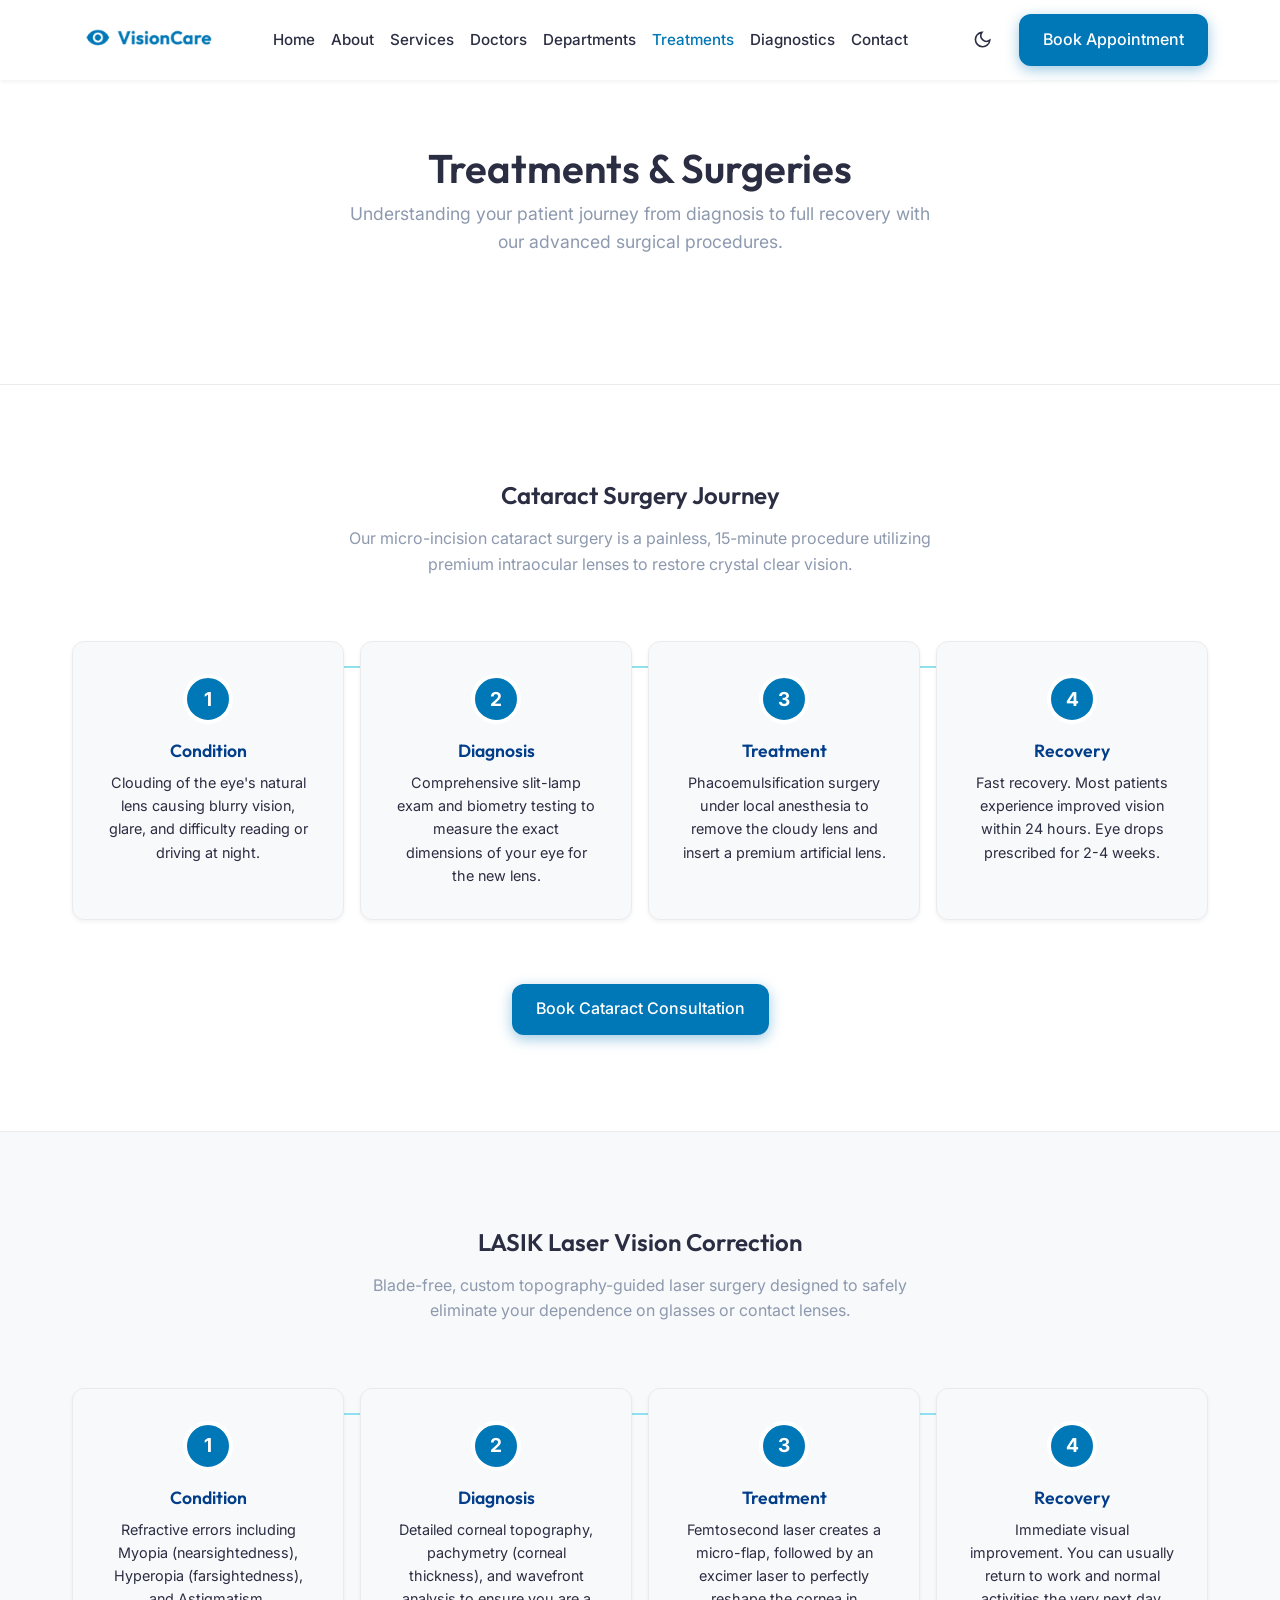
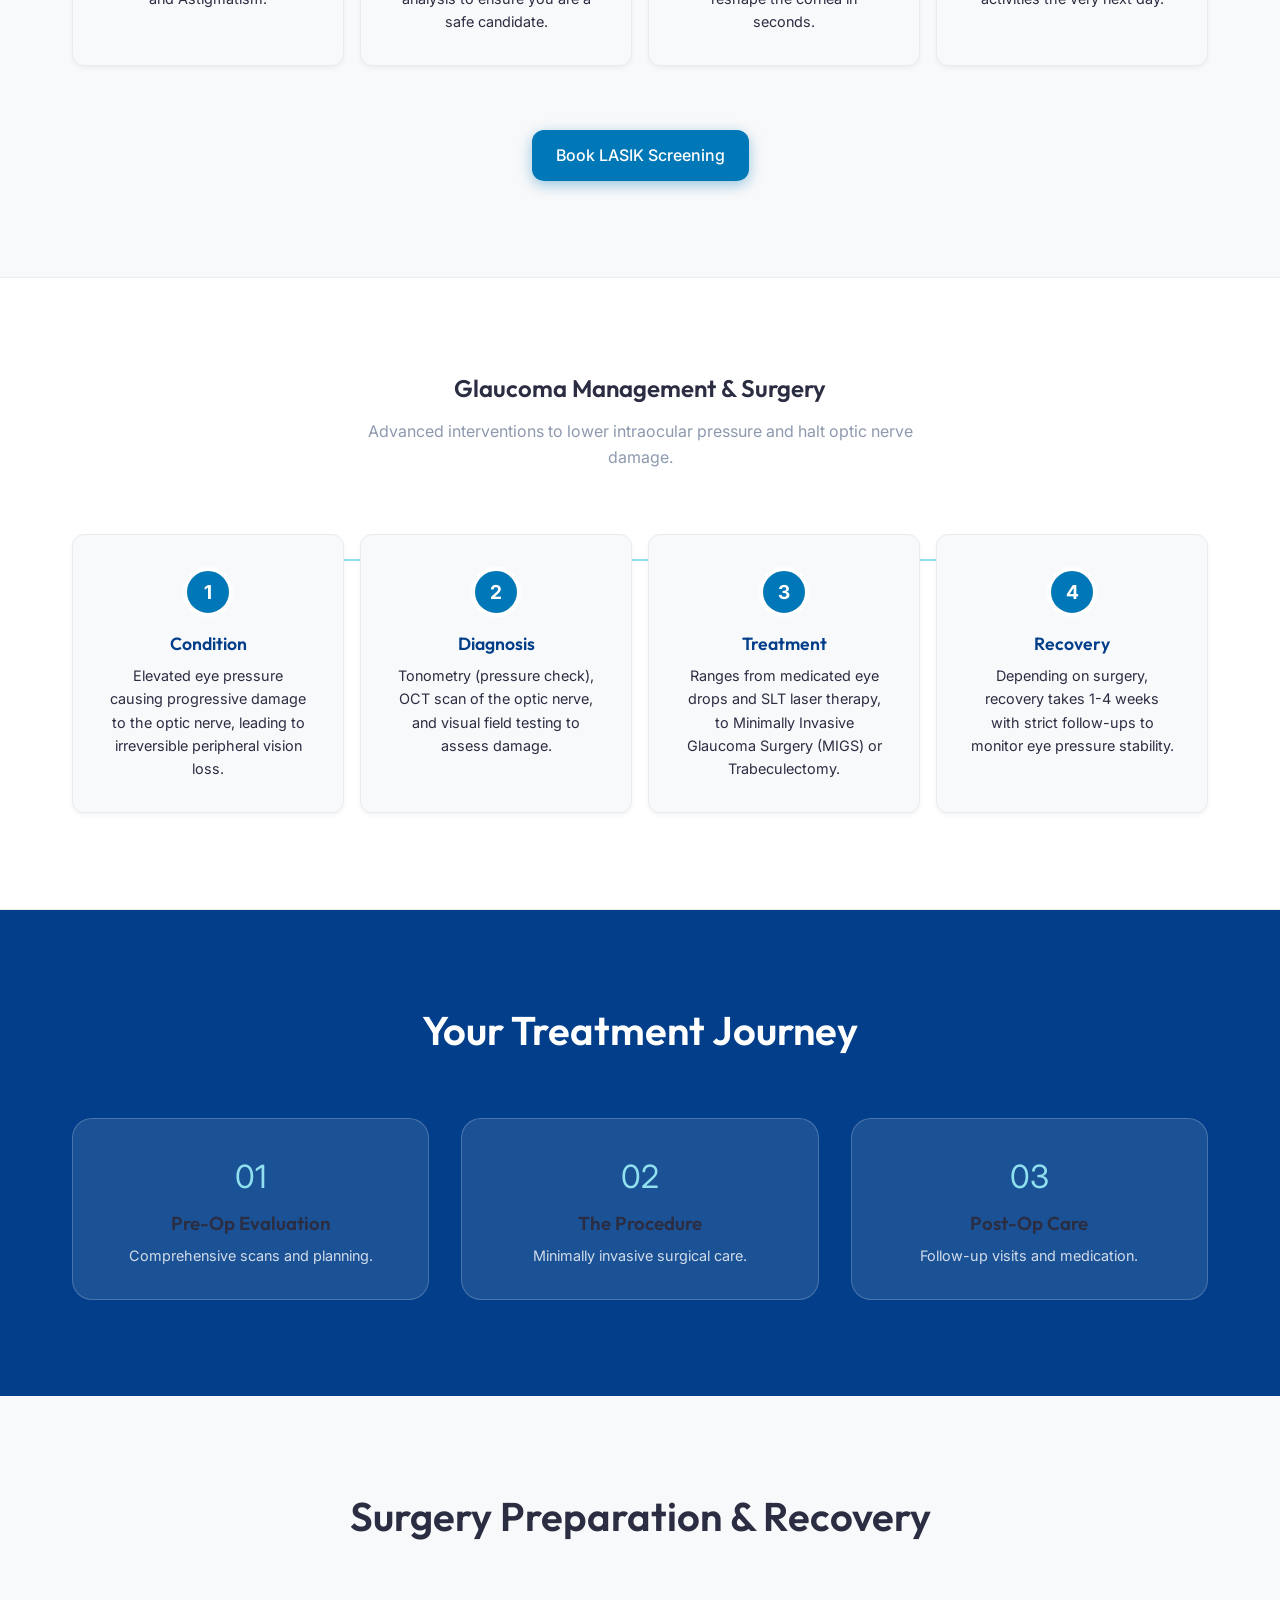
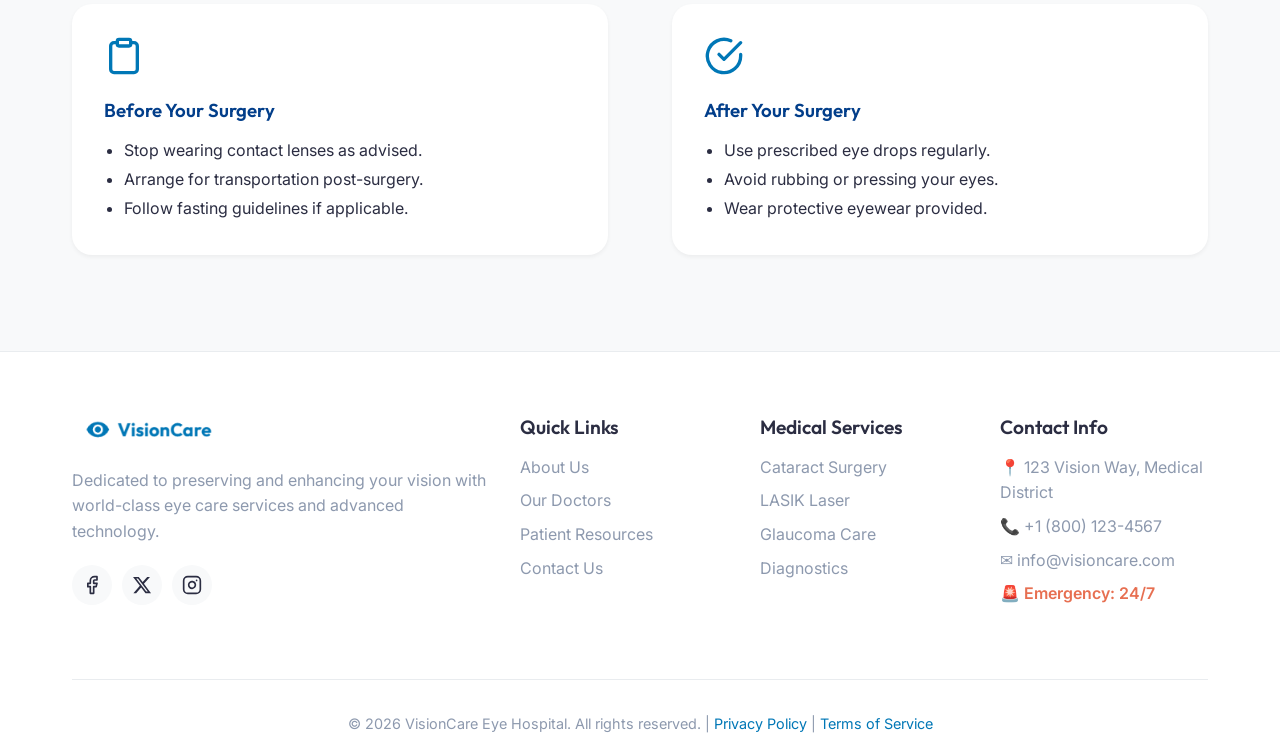
<file: treatments.html>
<!DOCTYPE html>
<html lang="en" data-theme="light" dir="ltr">
<head>
    <meta charset="UTF-8">
    <meta name="viewport" content="width=device-width, initial-scale=1.0">
    <title>Treatments & Surgeries | VisionCare Eye Hospital</title>
    <link href="https://fonts.googleapis.com/css2?family=Inter:wght@400;500;600&family=Outfit:wght@500;600;700&display=swap" rel="stylesheet">
    <link rel="stylesheet" href="css/style.css">
    <style>
        .page-header {
            background: var(--bg-white);
            padding: var(--spacing-xl) 0;
            text-align: center;
            border-bottom: 1px solid var(--border-color);
        }
        
        .treatment-section {
            padding: var(--spacing-xxl) 0;
            border-bottom: 1px solid var(--border-color);
        }
        .treatment-section:nth-child(even) {
            background-color: var(--bg-white);
        }
        
        .treatment-header {
            text-align: center;
            margin-bottom: var(--spacing-xl);
        }

        /* Timeline Layout */
        .timeline {
            display: grid;
            grid-template-columns: repeat(4, 1fr);
            gap: var(--spacing-md);
            position: relative;
        }
        
        /* Connecting Line for Timeline */
        .timeline::before {
            content: '';
            position: absolute;
            top: 25px;
            left: 10%;
            right: 10%;
            height: 2px;
            background: var(--primary-light);
            z-index: 1;
        }

        .timeline-card {
            background: var(--bg-light);
            border: 1px solid var(--border-color);
            border-radius: var(--border-radius);
            padding: var(--spacing-lg);
            text-align: center;
            position: relative;
            z-index: 2;
            box-shadow: var(--shadow-sm);
        }
        
        .timeline-card:hover {
            box-shadow: var(--shadow-md);
            border-color: var(--primary-color);
        }

        .timeline-step {
            width: 50px;
            height: 50px;
            background: var(--primary-color);
            color: white;
            border-radius: 50%;
            display: flex;
            align-items: center;
            justify-content: center;
            font-weight: bold;
            font-size: 1.2rem;
            margin: 0 auto var(--spacing-md);
            border: 4px solid var(--bg-white);
        }

        .timeline-title {
            color: var(--primary-dark);
            margin-bottom: 10px;
            font-size: 1.1rem;
        }

        .timeline-desc {
            font-size: 0.9rem;
            color: var(--text-dark);
        }

        @media (max-width: 900px) {
            .timeline {
                grid-template-columns: 1fr;
                gap: var(--spacing-lg);
                padding-left: 30px;
            }
            .timeline::before {
                top: 0;
                bottom: 0;
                left: 15px;
                right: auto;
                height: 100%;
                width: 2px;
            }
            .timeline-card {
                text-align: left;
                padding-left: var(--spacing-xl);
            }
            .timeline-step {
                position: absolute;
                left: -35px;
                top: 20px;
                margin: 0;
            }
        }
    </style>
    <link rel="icon" type="image/svg+xml" href="images/favicon.svg">
</head>
<body>
    

        <!-- Centralized Components -->
    <script src="js/components.js"></script>

    <div class="page-header fade-in">
        <div class="container">
            <h1 class="section-title">Treatments & Surgeries</h1>
            <p class="section-subtitle">Understanding your patient journey from diagnosis to full recovery with our advanced surgical procedures.</p>
        </div>
    </div>

    <!-- Cataract Surgery -->
    <section class="treatment-section">
        <div class="container">
            <div class="treatment-header fade-in">
                <h2>Cataract Surgery Journey</h2>
                <p style="color: var(--text-light); max-width: 600px; margin: 0 auto;">Our micro-incision cataract surgery is a painless, 15-minute procedure utilizing premium intraocular lenses to restore crystal clear vision.</p>
            </div>

            <div class="timeline fade-in">
                <div class="timeline-card">
                    <div class="timeline-step">1</div>
                    <h3 class="timeline-title">Condition</h3>
                    <p class="timeline-desc">Clouding of the eye's natural lens causing blurry vision, glare, and difficulty reading or driving at night.</p>
                </div>
                <div class="timeline-card">
                    <div class="timeline-step">2</div>
                    <h3 class="timeline-title">Diagnosis</h3>
                    <p class="timeline-desc">Comprehensive slit-lamp exam and biometry testing to measure the exact dimensions of your eye for the new lens.</p>
                </div>
                <div class="timeline-card">
                    <div class="timeline-step">3</div>
                    <h3 class="timeline-title">Treatment</h3>
                    <p class="timeline-desc">Phacoemulsification surgery under local anesthesia to remove the cloudy lens and insert a premium artificial lens.</p>
                </div>
                <div class="timeline-card">
                    <div class="timeline-step">4</div>
                    <h3 class="timeline-title">Recovery</h3>
                    <p class="timeline-desc">Fast recovery. Most patients experience improved vision within 24 hours. Eye drops prescribed for 2-4 weeks.</p>
                </div>
            </div>
            
            <div class="text-center fade-in" style="margin-top: var(--spacing-xl);">
                <a href="book.html" class="btn btn-primary">Book Cataract Consultation</a>
            </div>
        </div>
    </section>

    <!-- LASIK Surgery -->
    <section class="treatment-section">
        <div class="container">
            <div class="treatment-header fade-in">
                <h2>LASIK Laser Vision Correction</h2>
                <p style="color: var(--text-light); max-width: 600px; margin: 0 auto;">Blade-free, custom topography-guided laser surgery designed to safely eliminate your dependence on glasses or contact lenses.</p>
            </div>

            <div class="timeline fade-in">
                <div class="timeline-card">
                    <div class="timeline-step">1</div>
                    <h3 class="timeline-title">Condition</h3>
                    <p class="timeline-desc">Refractive errors including Myopia (nearsightedness), Hyperopia (farsightedness), and Astigmatism.</p>
                </div>
                <div class="timeline-card">
                    <div class="timeline-step">2</div>
                    <h3 class="timeline-title">Diagnosis</h3>
                    <p class="timeline-desc">Detailed corneal topography, pachymetry (corneal thickness), and wavefront analysis to ensure you are a safe candidate.</p>
                </div>
                <div class="timeline-card">
                    <div class="timeline-step">3</div>
                    <h3 class="timeline-title">Treatment</h3>
                    <p class="timeline-desc">Femtosecond laser creates a micro-flap, followed by an excimer laser to perfectly reshape the cornea in seconds.</p>
                </div>
                <div class="timeline-card">
                    <div class="timeline-step">4</div>
                    <h3 class="timeline-title">Recovery</h3>
                    <p class="timeline-desc">Immediate visual improvement. You can usually return to work and normal activities the very next day.</p>
                </div>
            </div>

            <div class="text-center fade-in" style="margin-top: var(--spacing-xl);">
                <a href="book.html" class="btn btn-primary">Book LASIK Screening</a>
            </div>
        </div>
    </section>

    <!-- Glaucoma Surgery -->
    <section class="treatment-section">
        <div class="container">
            <div class="treatment-header fade-in">
                <h2>Glaucoma Management & Surgery</h2>
                <p style="color: var(--text-light); max-width: 600px; margin: 0 auto;">Advanced interventions to lower intraocular pressure and halt optic nerve damage.</p>
            </div>

            <div class="timeline fade-in">
                <div class="timeline-card">
                    <div class="timeline-step">1</div>
                    <h3 class="timeline-title">Condition</h3>
                    <p class="timeline-desc">Elevated eye pressure causing progressive damage to the optic nerve, leading to irreversible peripheral vision loss.</p>
                </div>
                <div class="timeline-card">
                    <div class="timeline-step">2</div>
                    <h3 class="timeline-title">Diagnosis</h3>
                    <p class="timeline-desc">Tonometry (pressure check), OCT scan of the optic nerve, and visual field testing to assess damage.</p>
                </div>
                <div class="timeline-card">
                    <div class="timeline-step">3</div>
                    <h3 class="timeline-title">Treatment</h3>
                    <p class="timeline-desc">Ranges from medicated eye drops and SLT laser therapy, to Minimally Invasive Glaucoma Surgery (MIGS) or Trabeculectomy.</p>
                </div>
                <div class="timeline-card">
                    <div class="timeline-step">4</div>
                    <h3 class="timeline-title">Recovery</h3>
                    <p class="timeline-desc">Depending on surgery, recovery takes 1-4 weeks with strict follow-ups to monitor eye pressure stability.</p>
                </div>
            </div>
        </div>
    </section>

    <!-- Treatment Journey -->
    <style>
        .journey-card {
            flex: 1; 
            min-width: 200px; 
            background: rgba(255,255,255,0.1); 
            padding: var(--spacing-lg); 
            border-radius: var(--border-radius-lg);
            border: 1px solid rgba(255,255,255,0.2);
        }
        .journey-number {
            font-size: 2rem; 
            color: var(--primary-light); 
            margin-bottom: 10px;
        }
        .journey-title {
            margin-bottom: 10px;
        }
        .journey-desc {
            font-size: 0.9rem; 
            color: rgba(255,255,255,0.8);
            margin: 0;
        }
        
        /* Dark Theme Fixes */
        [data-theme='dark'] .treatment-journey-section,
        [data-theme='dark'] .treatment-journey-section h2,
        [data-theme='dark'] .journey-number,
        [data-theme='dark'] .journey-title,
        [data-theme='dark'] .journey-desc {
            color: var(--bg-light) !important;
        }
        [data-theme='dark'] .journey-card {
            background: rgba(0,0,0,0.05);
            border: 1px solid rgba(0,0,0,0.1);
        }
    </style>
    <section class="treatment-journey-section" style="padding: var(--spacing-xxl) 0; background-color: var(--primary-dark); color: white;">
        <div class="container text-center fade-in">
            <h2 class="section-title" style="color: inherit;">Your Treatment Journey</h2>
            <div style="display: flex; flex-wrap: wrap; justify-content: center; gap: var(--spacing-lg); margin-top: var(--spacing-xl);">
                <div class="journey-card">
                    <div class="journey-number">01</div>
                    <h3 class="journey-title">Pre-Op Evaluation</h3>
                    <p class="journey-desc">Comprehensive scans and planning.</p>
                </div>
                <div class="journey-card">
                    <div class="journey-number">02</div>
                    <h3 class="journey-title">The Procedure</h3>
                    <p class="journey-desc">Minimally invasive surgical care.</p>
                </div>
                <div class="journey-card">
                    <div class="journey-number">03</div>
                    <h3 class="journey-title">Post-Op Care</h3>
                    <p class="journey-desc">Follow-up visits and medication.</p>
                </div>
            </div>
        </div>
    </section>

    <!-- Surgery Preparation & Recovery -->
    <section class="prep-recovery-section" style="padding: var(--spacing-xxl) 0; background-color: var(--bg-light);">
        <div class="container fade-in">
            <h2 class="section-title text-center">Surgery Preparation & Recovery</h2>
            <div class="responsive-grid">
                <div style="background: var(--bg-white); padding: var(--spacing-lg); border-radius: var(--border-radius-lg); box-shadow: var(--shadow-sm);">
                    <svg width="40" height="40" viewBox="0 0 24 24" fill="none" stroke="var(--primary-color)" stroke-width="2" stroke-linecap="round" stroke-linejoin="round" style="margin-bottom: 15px;"><path d="M16 4h2a2 2 0 0 1 2 2v14a2 2 0 0 1-2 2H6a2 2 0 0 1-2-2V6a2 2 0 0 1 2-2h2"></path><rect x="8" y="2" width="8" height="4" rx="1" ry="1"></rect></svg>
                    <h3 style="color: var(--primary-dark); margin-bottom: 15px;">Before Your Surgery</h3>
                    <ul style="list-style-type: disc; padding-left: 20px; color: var(--text-dark); line-height: 1.8;">
                        <li>Stop wearing contact lenses as advised.</li>
                        <li>Arrange for transportation post-surgery.</li>
                        <li>Follow fasting guidelines if applicable.</li>
                    </ul>
                </div>
                <div style="background: var(--bg-white); padding: var(--spacing-lg); border-radius: var(--border-radius-lg); box-shadow: var(--shadow-sm);">
                    <svg width="40" height="40" viewBox="0 0 24 24" fill="none" stroke="var(--primary-color)" stroke-width="2" stroke-linecap="round" stroke-linejoin="round" style="margin-bottom: 15px;"><path d="M22 11.08V12a10 10 0 1 1-5.93-9.14"></path><polyline points="22 4 12 14.01 9 11.01"></polyline></svg>
                    <h3 style="color: var(--primary-dark); margin-bottom: 15px;">After Your Surgery</h3>
                    <ul style="list-style-type: disc; padding-left: 20px; color: var(--text-dark); line-height: 1.8;">
                        <li>Use prescribed eye drops regularly.</li>
                        <li>Avoid rubbing or pressing your eyes.</li>
                        <li>Wear protective eyewear provided.</li>
                    </ul>
                </div>
            </div>
        </div>
    </section>


    <!-- Footer -->
    

    <script src="js/main.js"></script>
</body>
</html>
</file>
<file: css/style.css>
:root {
    /* Colors */
    --primary-color: #0077b6; /* Medical Blue */
    --primary-dark: #023e8a;
    --primary-light: #90e0ef;
    --accent-color: #00b4d8; /* Teal/Cyan accent */
    --text-dark: #2b2d42;
    --text-light: #8d99ae;
    --bg-light: #f8f9fa;
    --bg-white: #ffffff;
    --border-color: #e9ecef;
    --success: #2a9d8f;
    --error: #e76f51;

    /* Typography */
    --font-primary: 'Inter', system-ui, -apple-system, sans-serif;
    --font-heading: 'Outfit', 'Inter', system-ui, sans-serif;
    
    /* Spacing */
    --spacing-xs: 0.25rem;
    --spacing-sm: 0.5rem;
    --spacing-md: 1rem;
    --spacing-lg: 2rem;
    --spacing-xl: 4rem;
    --spacing-xxl: 6rem;

    /* Layout */
    --container-width: 1200px;
    --border-radius: 12px;
    --border-radius-lg: 20px;
    
    /* Shadows */
    --shadow-sm: 0 2px 4px rgba(0,0,0,0.05);
    --shadow-md: 0 4px 6px rgba(0,0,0,0.07);
    --shadow-lg: 0 10px 15px rgba(0,0,0,0.1);
    
    /* Transitions */
    --transition-fast: 0.2s ease-in-out;
    --transition-normal: 0.3s ease-in-out;
}

[data-theme='dark'] {
    --primary-color: #00b4d8;
    --primary-dark: #90e0ef;
    --text-dark: #f8f9fa;
    --text-light: #adb5bd;
    --bg-light: #121212;
    --bg-white: #1e1e1e;
    --border-color: #2b2d42;
    --shadow-sm: 0 2px 4px rgba(0,0,0,0.2);
    --shadow-md: 0 4px 6px rgba(0,0,0,0.3);
    --shadow-lg: 0 10px 15px rgba(0,0,0,0.4);
}

* {
    margin: 0;
    padding: 0;
    box-sizing: border-box;
}

html {
    scroll-behavior: smooth;
    overflow-x: hidden;
    width: 100%;
    max-width: 100vw;
    box-sizing: border-box;
}

body {
    font-family: var(--font-primary);
    color: var(--text-dark);
    background-color: var(--bg-light);
    line-height: 1.6;
    overflow-x: hidden;
    width: 100%;
    max-width: 100vw;
    box-sizing: border-box;
    padding-top: 80px; /* Accounts for fixed header */
    transition: background-color var(--transition-normal), color var(--transition-normal);
}

[dir="rtl"] body {
    text-align: right;
}

.container {
    width: 100%;
    max-width: var(--container-width);
    margin: 0 auto;
    padding: 0 var(--spacing-lg);
    box-sizing: border-box;
}

/* Global Responsive Grid for Cards */
.responsive-grid {
    display: grid;
    grid-template-columns: repeat(auto-fit, minmax(300px, 1fr));
    gap: var(--spacing-xl);
    margin-top: var(--spacing-xl);
    width: 100%;
}

h1, h2, h3, h4, h5, h6 {
    font-family: var(--font-heading);
    font-weight: 600;
    line-height: 1.2;
    margin-bottom: var(--spacing-md);
    color: var(--text-dark);
}

a {
    text-decoration: none;
    color: var(--primary-color);
    transition: color var(--transition-fast);
}

a:hover {
    color: var(--primary-dark);
}

img {
    max-width: 100%;
    height: auto;
    display: block;
}

/* Typography Utilities */
.text-center { text-align: center; }
.section-title {
    font-size: 2.5rem;
    margin-bottom: var(--spacing-sm);
}
.section-subtitle {
    color: var(--text-light);
    font-size: 1.1rem;
    max-width: 600px;
    margin: 0 auto var(--spacing-xl);
}

/* Buttons */
.btn {
    display: inline-block;
    padding: 0.8rem 1.5rem;
    border-radius: var(--border-radius);
    font-weight: 500;
    cursor: pointer;
    border: none;
    transition: all var(--transition-fast);
    font-size: 1rem;
    text-align: center;
}

.btn-primary {
    background-color: var(--primary-color);
    color: white;
    box-shadow: 0 4px 14px 0 rgba(0, 119, 182, 0.39);
}

.btn-primary:hover {
    background-color: var(--primary-dark);
    color: white;
    transform: translateY(-2px);
    box-shadow: 0 6px 20px rgba(0, 119, 182, 0.23);
}

.btn-outline {
    background-color: transparent;
    color: var(--primary-color);
    border: 2px solid var(--primary-color);
}

.btn-outline:hover {
    background-color: var(--primary-color);
    color: white;
}

/* Header */
.header {
    background-color: var(--bg-white);
    box-shadow: var(--shadow-sm);
    position: fixed;
    width: 100%;
    top: 0;
    z-index: 1000;
    transition: background-color var(--transition-normal);
}

.nav-container {
    display: flex;
    justify-content: space-between;
    align-items: center;
    height: 80px;
}

.logo {
    display: flex;
    align-items: center;
    gap: 10px;
    font-size: 1.5rem;
    font-weight: 700;
    font-family: var(--font-heading);
    color: var(--primary-color);
}

.nav-links {
    display: flex;
    gap: var(--spacing-md);
    list-style: none;
}

.nav-links a {
    color: var(--text-dark);
    font-weight: 500;
    font-size: 0.95rem;
}

.nav-links a:hover, .nav-links a.active {
    color: var(--primary-color);
}

.nav-actions {
    display: flex;
    align-items: center;
    gap: var(--spacing-md);
}

.icon-btn {
    background: none;
    border: none;
    color: var(--text-dark);
    font-size: 1.2rem;
    cursor: pointer;
    display: flex;
    align-items: center;
    justify-content: center;
    width: 40px;
    height: 40px;
    border-radius: 50%;
    transition: background-color var(--transition-fast);
}

.icon-btn:hover {
    background-color: var(--bg-light);
}

.mobile-menu-btn {
    display: none;
}

/* Sidebar (Hidden on desktop) */
.sidebar {
    display: none;
}

/* Footer */
.footer {
    background-color: var(--bg-white);
    padding: var(--spacing-xl) 0 var(--spacing-md);
    border-top: 1px solid var(--border-color);
}

.footer-grid {
    display: grid;
    grid-template-columns: 2fr 1fr 1fr 1fr;
    gap: var(--spacing-lg);
    margin-bottom: var(--spacing-xl);
}

.footer-col h4 {
    font-size: 1.2rem;
    margin-bottom: var(--spacing-md);
}

.footer-links {
    list-style: none;
}

.footer-links li {
    margin-bottom: var(--spacing-sm);
}

.footer-links a {
    color: var(--text-light);
}

.footer-links a:hover {
    color: var(--primary-color);
}

.social-icon {
    display: flex;
    align-items: center;
    justify-content: center;
    width: 40px;
    height: 40px;
    background-color: var(--bg-light);
    color: var(--text-dark);
    border-radius: 50%;
    transition: background-color var(--transition-fast), color var(--transition-fast), transform var(--transition-fast);
    font-weight: 600;
    font-size: 0.9rem;
}

.social-icon:hover {
    background-color: var(--primary-color);
    color: white;
    transform: translateY(-3px);
}

.footer-bottom {
    text-align: center;
    padding-top: var(--spacing-lg);
    border-top: 1px solid var(--border-color);
    color: var(--text-light);
    font-size: 0.9rem;
}

/* Utility Animations */
.fade-in {
    opacity: 0;
    transform: translateY(20px);
    transition: opacity 0.6s ease-out, transform 0.6s ease-out;
}

.fade-in.visible {
    opacity: 1;
    transform: translateY(0);
}

/* Sections */
section {
    padding: var(--spacing-xxl) 0;
}

/* Responsive */
@media (max-width: 1024px) {
    .nav-links {
        display: none;
    }
    
    .nav-actions .btn-primary {
        display: none;
    }
    
    .mobile-menu-btn {
        display: flex;
    }

    .sidebar {
        display: block;
        position: fixed;
        top: 0;
        right: -100%;
        width: 300px;
        height: 100vh;
        background-color: var(--bg-white);
        box-shadow: var(--shadow-lg);
        z-index: 1001;
        transition: right 0.3s ease;
        padding: var(--spacing-lg);
        overflow-y: auto;
    }

    .sidebar.active {
        right: 0;
    }

    [dir="rtl"] .sidebar {
        right: auto;
        left: -100%;
        transition: left 0.3s ease;
    }

    [dir="rtl"] .sidebar.active {
        left: 0;
    }

    .sidebar .nav-links {
        display: flex;
        flex-direction: column;
        margin-top: var(--spacing-xl);
    }
    
    .sidebar-overlay {
        position: fixed;
        top: 0;
        left: 0;
        width: 100%;
        height: 100%;
        background: rgba(0,0,0,0.5);
        z-index: 1000;
        display: none;
    }
    
    .sidebar-overlay.active {
        display: block;
    }
    
    .footer-grid {
        grid-template-columns: 1fr 1fr;
    }

    /* Tablet 2x2 Grid for Responsive Cards */
    .responsive-grid {
        grid-template-columns: repeat(2, 1fr) !important;
        gap: var(--spacing-lg);
    }
    
    /* Center the 3rd card if there is an odd number of items */
    .responsive-grid > *:last-child:nth-child(odd) {
        grid-column: 1 / -1;
        justify-self: center;
        width: calc(50% - calc(var(--spacing-lg) / 2));
    }
}

@media (max-width: 768px) {
    .footer-grid {
        grid-template-columns: 1fr;
    }
    
    section {
        padding: var(--spacing-xl) 0;
    }
    
    .section-title {
        font-size: 2rem;
    }

    /* Mobile 1-Column Grid */
    .responsive-grid {
        grid-template-columns: 1fr !important;
    }
    
    /* Reset the centered odd card on mobile so it takes full width */
    .responsive-grid > *:last-child:nth-child(odd) {
        grid-column: auto;
        width: 100%;
        margin-left: 0;
        margin-right: 0;
    }
}
</file>
